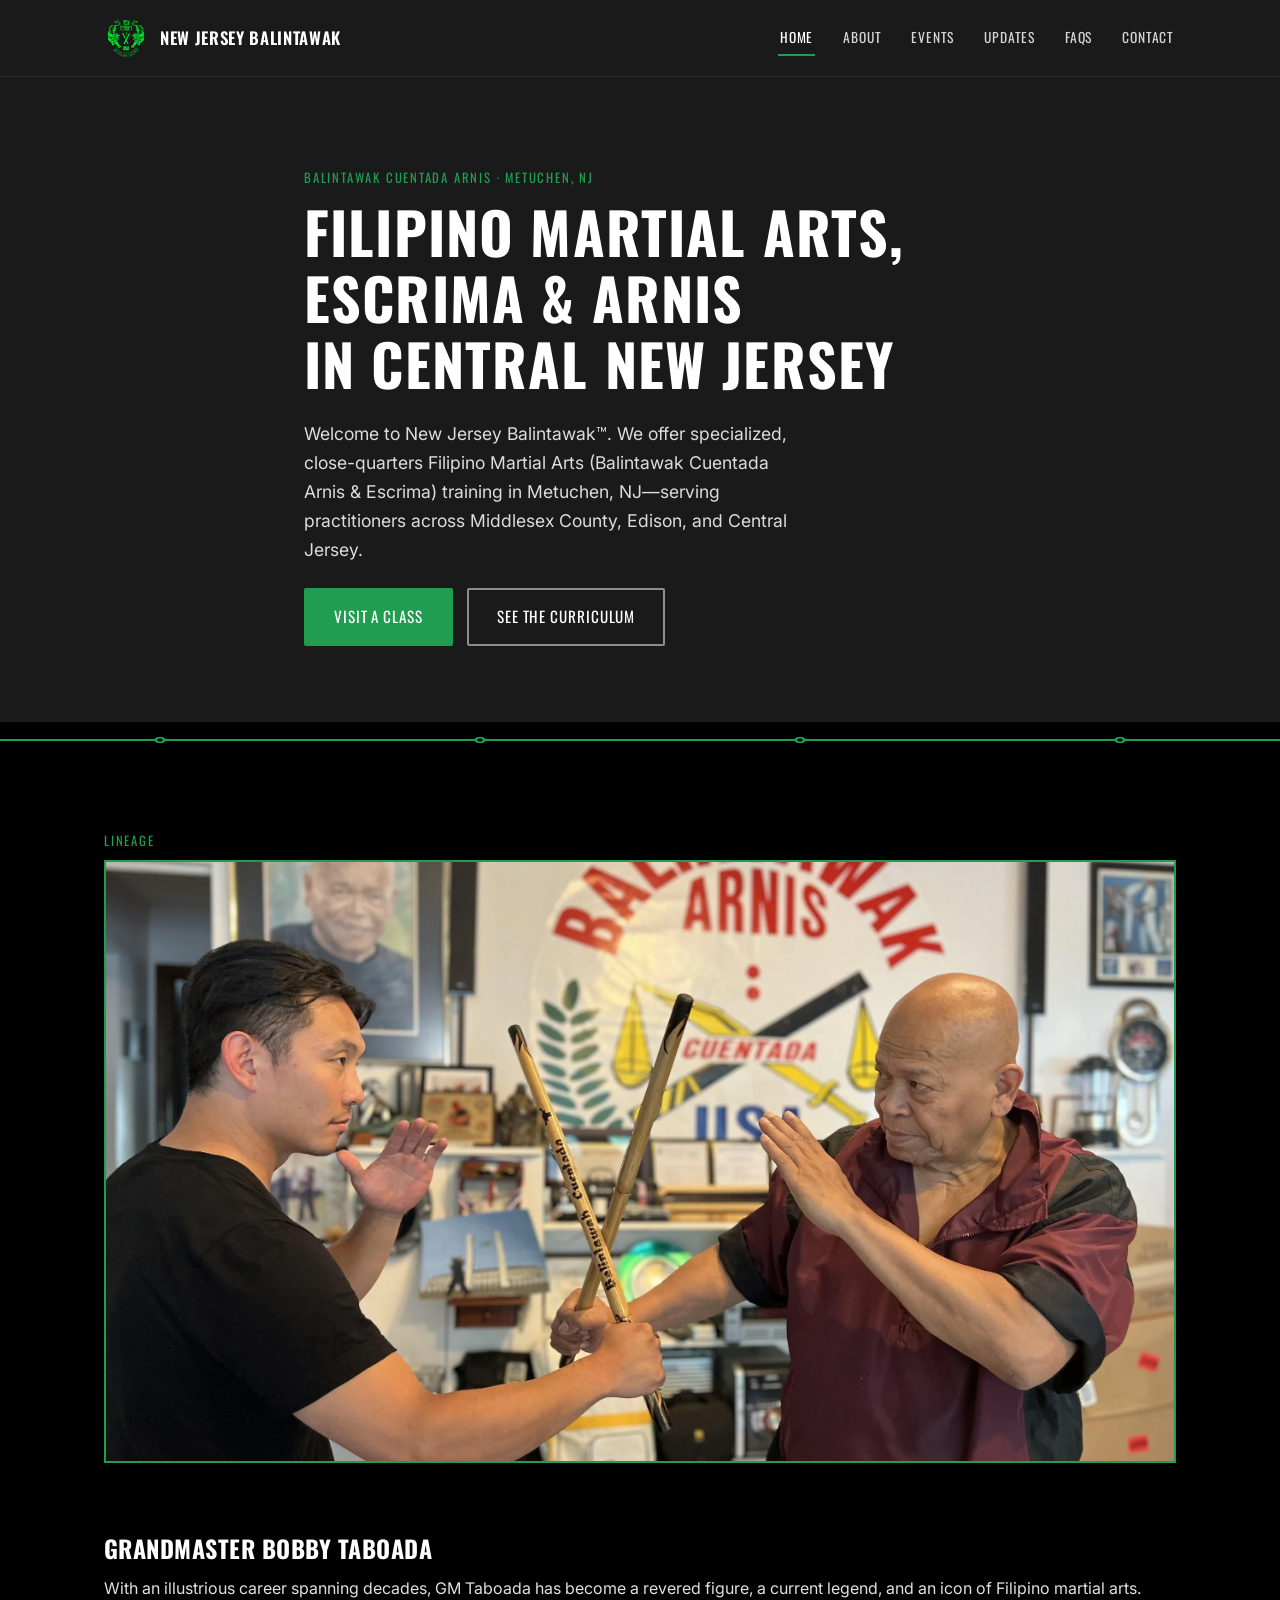
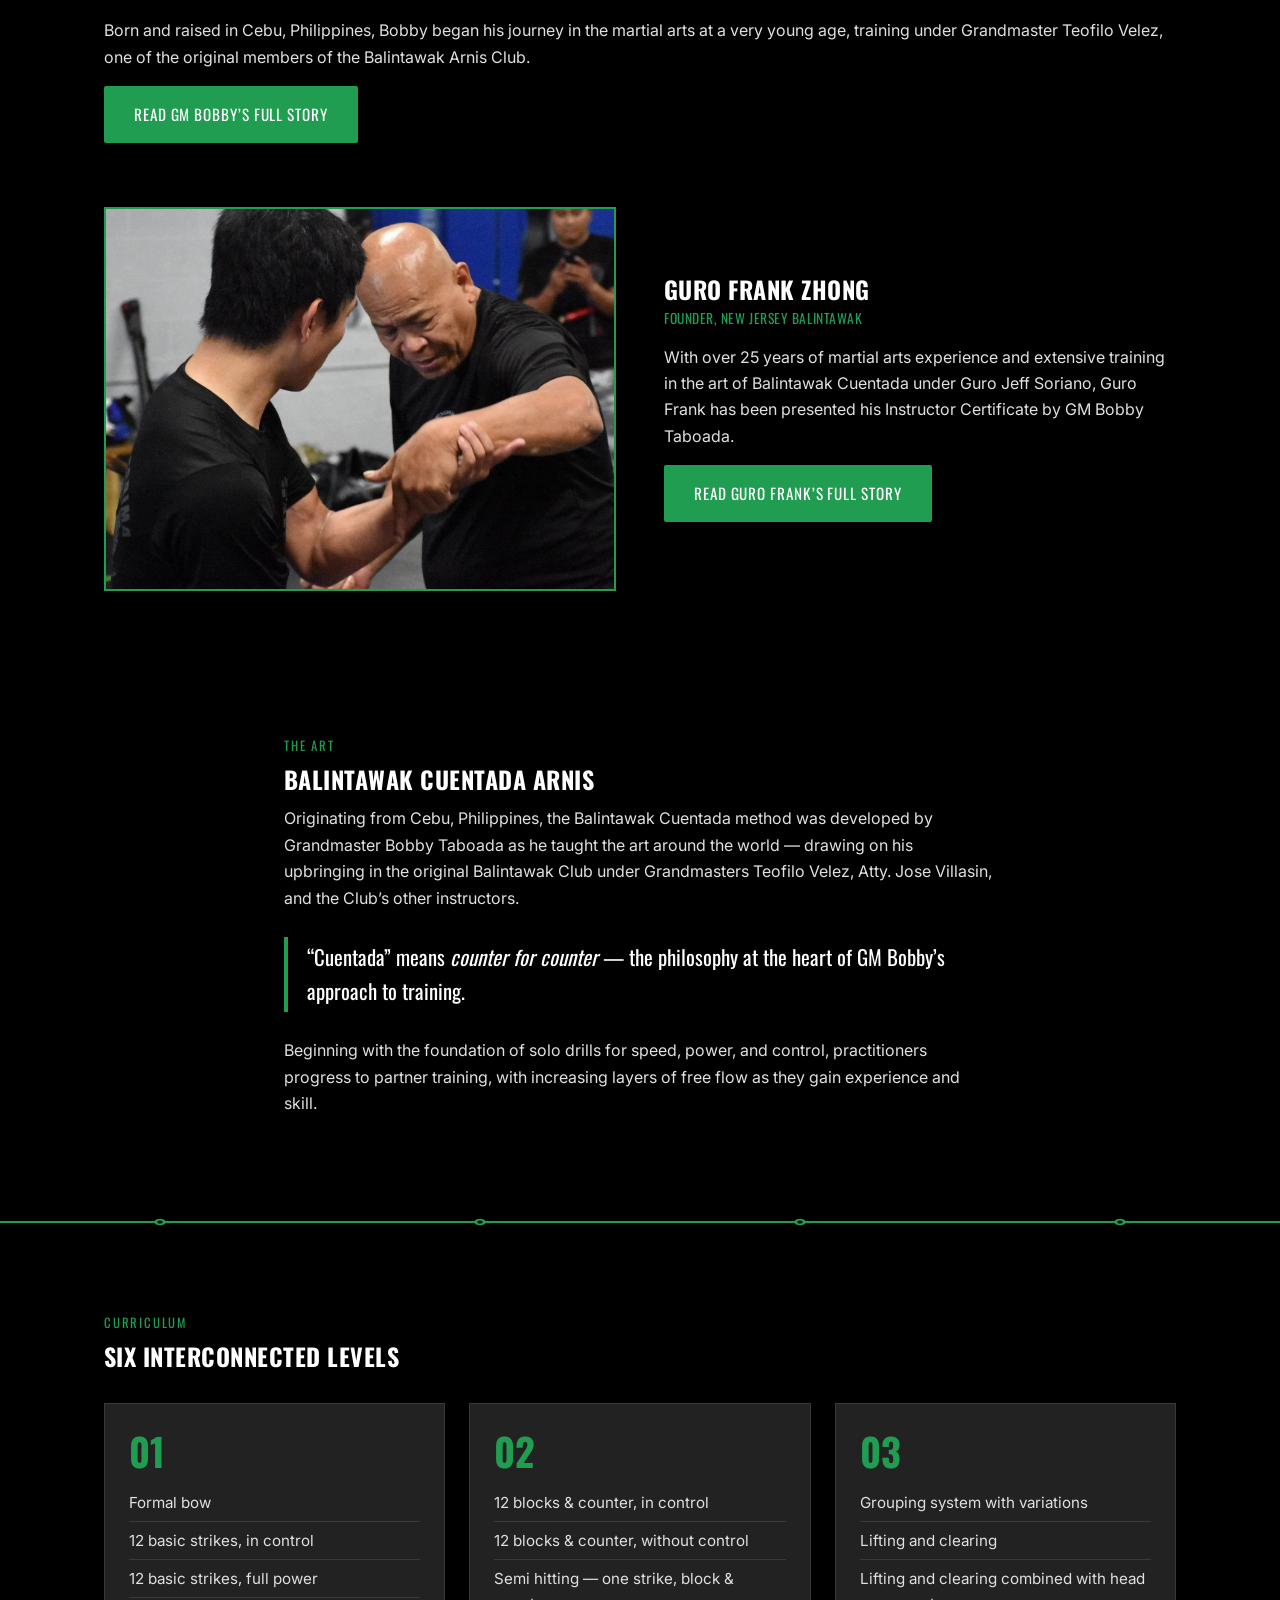
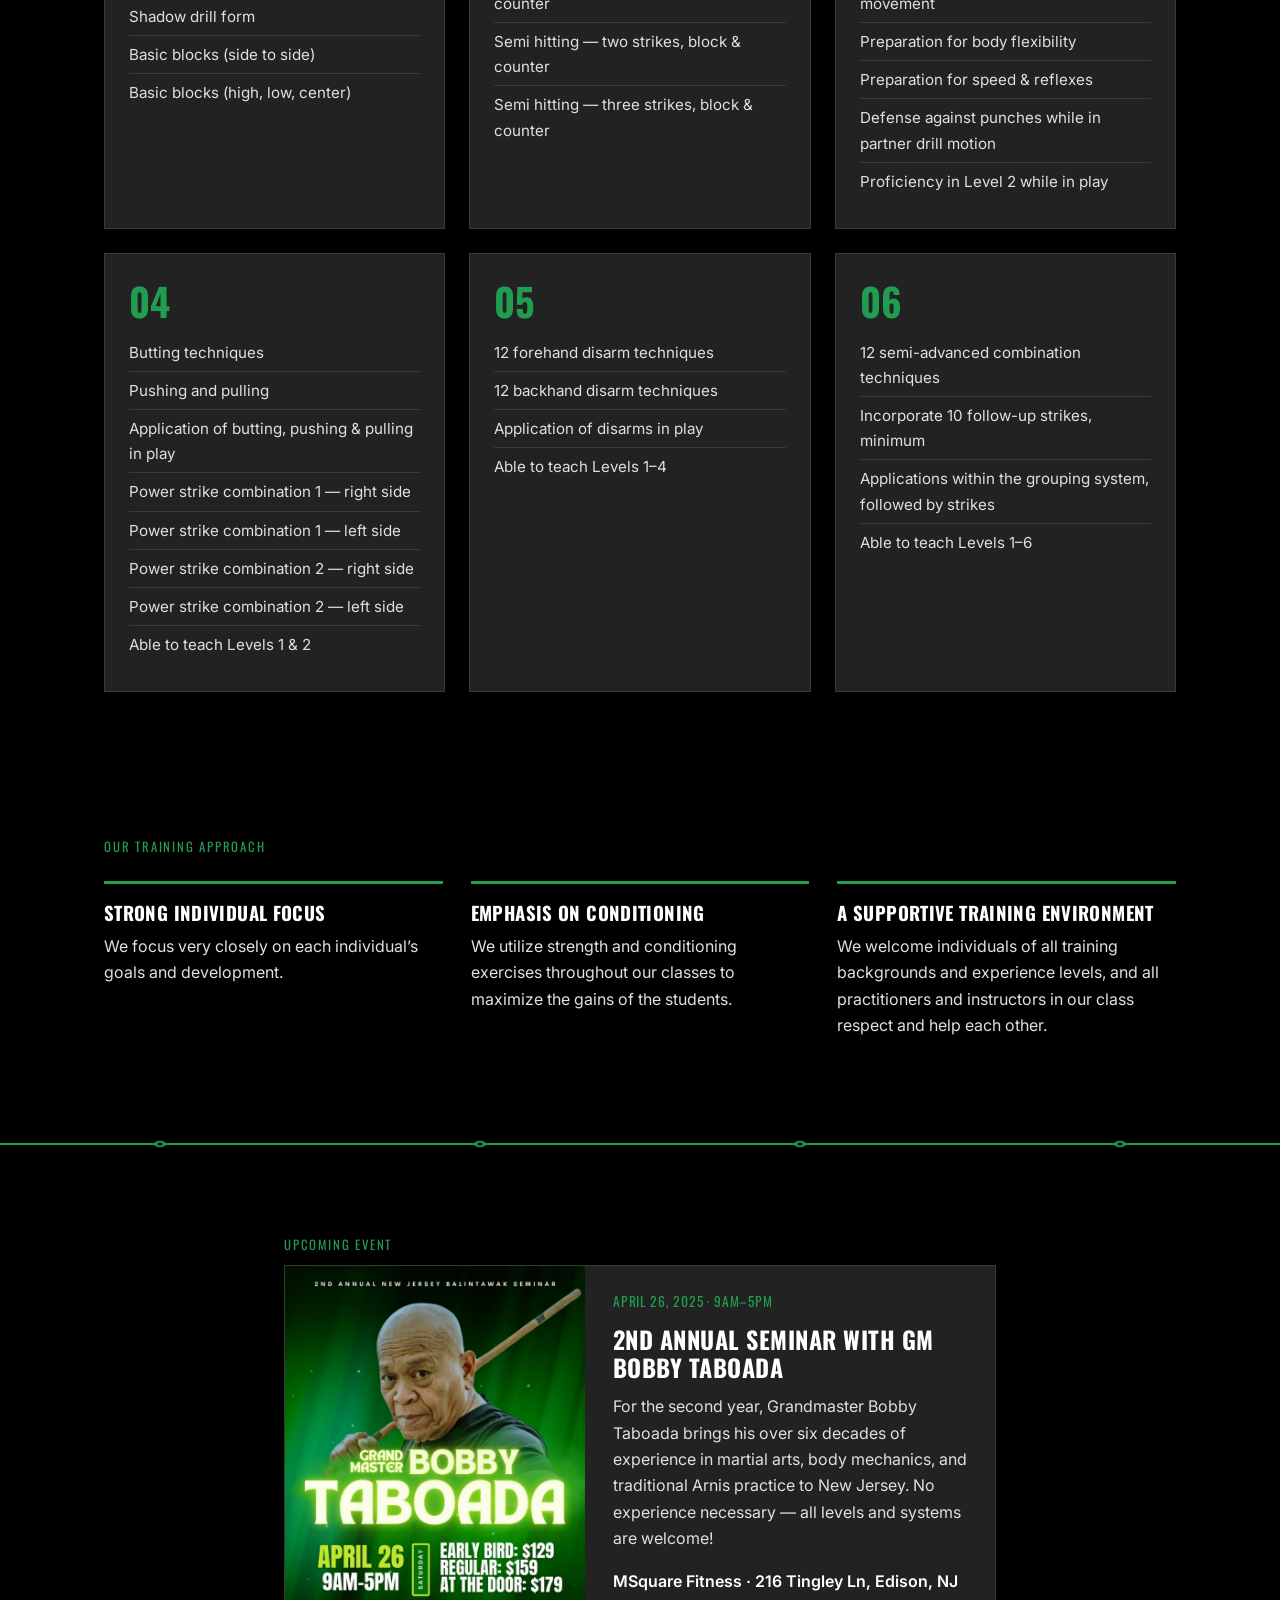
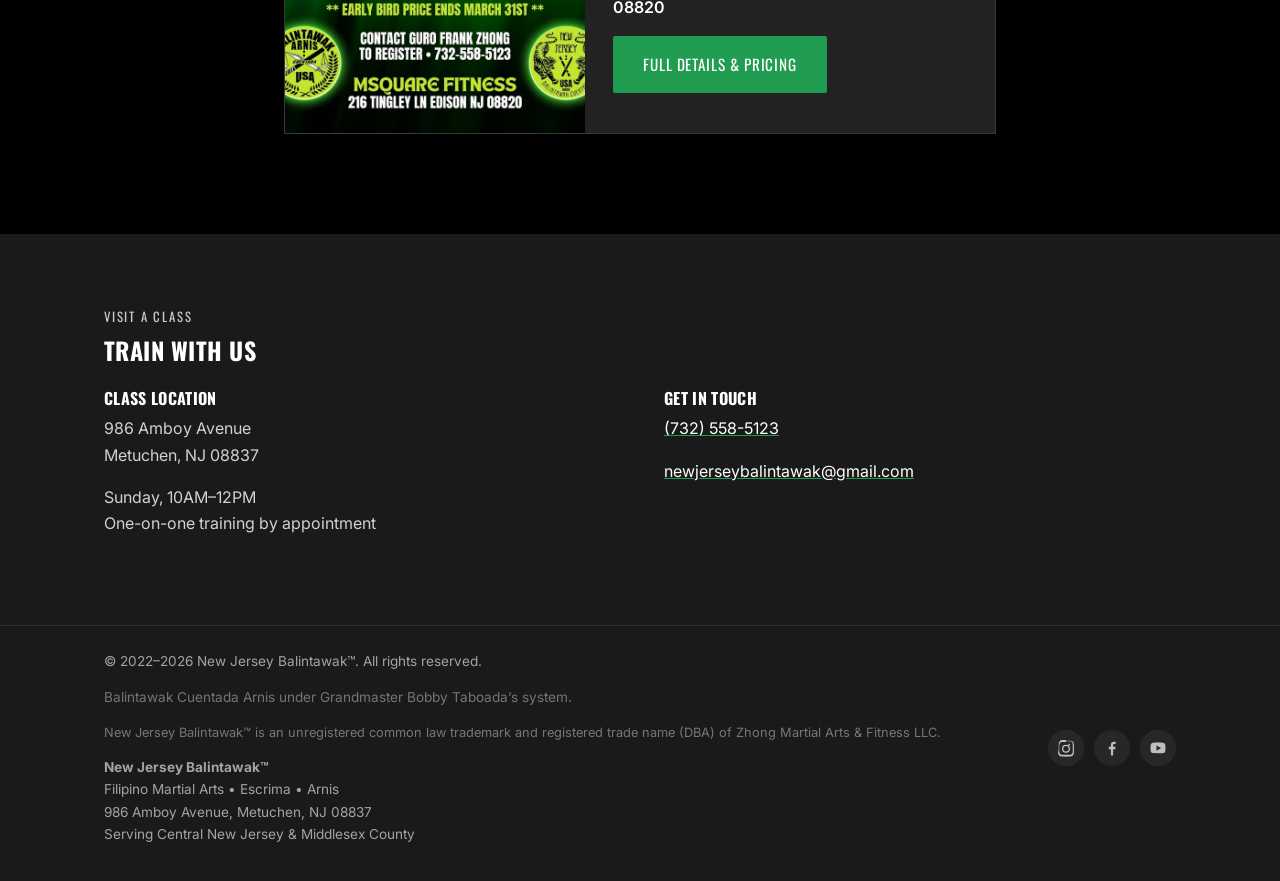
<file: index.html>
<!DOCTYPE html>
<html lang="en">
<head>
<meta charset="UTF-8">
<meta name="viewport" content="width=device-width, initial-scale=1.0">
<title>New Jersey Balintawak | Filipino Martial Arts, Escrima &amp; Arnis in Metuchen, NJ</title>
<meta name="description" content="Learn Balintawak Cuentada Arnis in Metuchen, NJ. Authentic Filipino martial arts, stick fighting, and Escrima training under Guro Frank Zhong serving Middlesex County.">
<link rel="icon" href="photos/logo.png">
<link rel="preconnect" href="https://fonts.googleapis.com">
<link rel="preconnect" href="https://fonts.gstatic.com" crossorigin>
<link href="https://fonts.googleapis.com/css2?family=Oswald:wght@500;600;700&family=Inter:wght@400;500;600&display=swap" rel="stylesheet">
<link rel="stylesheet" href="styles.css">
</head>
<body>
<a class="skip-link" href="#main">Skip to content</a>

<header class="site-header">
  <div class="wrap header-inner">
    <a class="brand" href="index.html">
      <img src="photos/logo.png" alt="New Jersey Balintawak logo">
      <span class="brand-name">New Jersey Balintawak</span>
    </a>
    <button class="nav-toggle" id="navToggle" aria-expanded="false" aria-controls="siteNav">
      <span></span><span></span><span></span><span class="sr-only">Menu</span>
    </button>
    <nav class="site-nav" id="siteNav">
      <a href="index.html" aria-current="page">Home</a>
      <a href="about.html">About</a>
      <a href="events.html">Events</a>
      <a href="updates.html">Updates</a>
      <a href="faqs.html">FAQs</a>
      <a href="contact.html">Contact</a>
    </nav>
  </div>
</header>

<main id="main">

  <section class="hero" style="background:#1A1A1A;">
    <div class="wrap hero-inner">
      <p class="eyebrow">Balintawak Cuentada Arnis &middot; Metuchen, NJ</p>
      <h1 style="color:#FFF;">Filipino Martial Arts, Escrima &amp; Arnis<br>in Central New Jersey</h1>
      <p class="hero-lede" style="color:rgba(255,255,255,0.85);">Welcome to New Jersey Balintawak&trade;. We offer specialized, close-quarters Filipino Martial Arts (Balintawak Cuentada Arnis &amp; Escrima) training in Metuchen, NJ&mdash;serving practitioners across Middlesex County, Edison, and Central Jersey.</p>
      <div class="hero-actions">
        <a class="btn btn-primary" href="contact.html">Visit a Class</a>
        <a class="btn btn-ghost" href="#curriculum">See the Curriculum</a>
      </div>
    </div>
  </section>

  <div class="stick-divider" aria-hidden="true"><svg viewBox="0 0 1200 40" preserveAspectRatio="none"><line x1="0" y1="20" x2="1200" y2="20" class="stick-line"/><g class="stick-nodes"><circle cx="150" cy="20" r="4"/><circle cx="450" cy="20" r="4"/><circle cx="750" cy="20" r="4"/><circle cx="1050" cy="20" r="4"/></g></svg></div>

  <section class="section lineage" style="background:#000;">
    <div class="wrap">
      <p class="eyebrow">Lineage</p>
      <div class="lineage-grid">
        <article class="lineage-card lineage-card--full">
          <img class="portrait" src="photos/frank-gm-crossing.jpg" alt="Guro Frank Zhong and Grandmaster Bobby Taboada crossing sticks">
          <div class="lineage-content">
            <h2>Grandmaster Bobby Taboada</h2>
            <p>With an illustrious career spanning decades, GM Taboada has become a revered figure, a current legend, and an icon of Filipino martial arts.</p>
            <p>Born and raised in Cebu, Philippines, Bobby began his journey in the martial arts at a very young age, training under Grandmaster Teofilo Velez, one of the original members of the Balintawak Arnis Club.</p>
            <p><a class="btn btn-primary" href="about.html">Read GM Bobby&rsquo;s Full Story</a></p>
          </div>
        </article>
        <article class="lineage-card">
          <img class="portrait" src="photos/frank-gm-training.jpg" alt="Guro Frank Zhong training with Grandmaster Bobby Taboada">
          <div class="lineage-content">
            <h2>Guro Frank Zhong</h2>
            <p class="lineage-role">Founder, New Jersey Balintawak</p>
            <p>With over 25 years of martial arts experience and extensive training in the art of Balintawak Cuentada under Guro Jeff Soriano, Guro Frank has been presented his Instructor Certificate by GM Bobby Taboada.</p>
            <p><a class="btn btn-primary" href="about.html">Read Guro Frank&rsquo;s Full Story</a></p>
          </div>
        </article>
      </div>
    </div>
  </section>

  <section class="section art" style="background:#000;">
    <div class="wrap section-narrow">
      <p class="eyebrow">The Art</p>
      <h2 style="color:#FFF;">Balintawak Cuentada Arnis</h2>
      <p>Originating from Cebu, Philippines, the Balintawak Cuentada method was developed by Grandmaster Bobby Taboada as he taught the art around the world &mdash; drawing on his upbringing in the original Balintawak Club under Grandmasters Teofilo Velez, Atty. Jose Villasin, and the Club&rsquo;s other instructors.</p>
      <blockquote><p>&ldquo;Cuentada&rdquo; means <em>counter for counter</em> &mdash; the philosophy at the heart of GM Bobby&rsquo;s approach to training.</p></blockquote>
      <p>Beginning with the foundation of solo drills for speed, power, and control, practitioners progress to partner training, with increasing layers of free flow as they gain experience and skill.</p>
    </div>
  </section>

  <div class="stick-divider" aria-hidden="true"><svg viewBox="0 0 1200 40" preserveAspectRatio="none"><line x1="0" y1="20" x2="1200" y2="20" class="stick-line"/><g class="stick-nodes"><circle cx="150" cy="20" r="4"/><circle cx="450" cy="20" r="4"/><circle cx="750" cy="20" r="4"/><circle cx="1050" cy="20" r="4"/></g></svg></div>

  <section class="section curriculum" id="curriculum" style="background:#000;">
    <div class="wrap">
      <p class="eyebrow">Curriculum</p>
      <h2 style="color:#FFF;">Six Interconnected Levels</h2>
      <div class="level-grid">
        <article class="level-card"><span class="level-num">01</span>
          <ul>
            <li>Formal bow</li><li>12 basic strikes, in control</li><li>12 basic strikes, full power</li>
            <li>Shadow drill form</li><li>Basic blocks (side to side)</li><li>Basic blocks (high, low, center)</li>
          </ul>
        </article>
        <article class="level-card"><span class="level-num">02</span>
          <ul>
            <li>12 blocks &amp; counter, in control</li><li>12 blocks &amp; counter, without control</li>
            <li>Semi hitting &mdash; one strike, block &amp; counter</li><li>Semi hitting &mdash; two strikes, block &amp; counter</li>
            <li>Semi hitting &mdash; three strikes, block &amp; counter</li>
          </ul>
        </article>
        <article class="level-card"><span class="level-num">03</span>
          <ul>
            <li>Grouping system with variations</li><li>Lifting and clearing</li>
            <li>Lifting and clearing combined with head movement</li><li>Preparation for body flexibility</li>
            <li>Preparation for speed &amp; reflexes</li><li>Defense against punches while in partner drill motion</li>
            <li>Proficiency in Level 2 while in play</li>
          </ul>
        </article>
        <article class="level-card"><span class="level-num">04</span>
          <ul>
            <li>Butting techniques</li><li>Pushing and pulling</li>
            <li>Application of butting, pushing &amp; pulling in play</li>
            <li>Power strike combination 1 &mdash; right side</li><li>Power strike combination 1 &mdash; left side</li>
            <li>Power strike combination 2 &mdash; right side</li><li>Power strike combination 2 &mdash; left side</li>
            <li>Able to teach Levels 1 &amp; 2</li>
          </ul>
        </article>
        <article class="level-card"><span class="level-num">05</span>
          <ul>
            <li>12 forehand disarm techniques</li><li>12 backhand disarm techniques</li>
            <li>Application of disarms in play</li><li>Able to teach Levels 1&ndash;4</li>
          </ul>
        </article>
        <article class="level-card"><span class="level-num">06</span>
          <ul>
            <li>12 semi-advanced combination techniques</li><li>Incorporate 10 follow-up strikes, minimum</li>
            <li>Applications within the grouping system, followed by strikes</li><li>Able to teach Levels 1&ndash;6</li>
          </ul>
        </article>
      </div>
    </div>
  </section>

  <section class="section training" style="background:#000;">
    <div class="wrap">
      <p class="eyebrow">Our Training Approach</p>
      <div class="training-grid">
        <div class="training-card"><h3>Strong Individual Focus</h3><p>We focus very closely on each individual&rsquo;s goals and development.</p></div>
        <div class="training-card"><h3>Emphasis on Conditioning</h3><p>We utilize strength and conditioning exercises throughout our classes to maximize the gains of the students.</p></div>
        <div class="training-card"><h3>A Supportive Training Environment</h3><p>We welcome individuals of all training backgrounds and experience levels, and all practitioners and instructors in our class respect and help each other.</p></div>
      </div>
    </div>
  </section>

  <div class="stick-divider" aria-hidden="true"><svg viewBox="0 0 1200 40" preserveAspectRatio="none"><line x1="0" y1="20" x2="1200" y2="20" class="stick-line"/><g class="stick-nodes"><circle cx="150" cy="20" r="4"/><circle cx="450" cy="20" r="4"/><circle cx="750" cy="20" r="4"/><circle cx="1050" cy="20" r="4"/></g></svg></div>

  <section class="section events" style="background:#000;">
    <div class="wrap section-narrow">
      <p class="eyebrow">Upcoming Event</p>
      <article class="event-card">
        <img class="event-photo" src="photos/event-flyer.jpg" alt="2nd Annual New Jersey Balintawak Seminar flyer with Grandmaster Bobby Taboada">
        <div class="event-body">
          <p class="event-date">April 26, 2025 &middot; 9AM&ndash;5PM</p>
          <h2>2nd Annual Seminar with GM Bobby Taboada</h2>
          <p>For the second year, Grandmaster Bobby Taboada brings his over six decades of experience in martial arts, body mechanics, and traditional Arnis practice to New Jersey. No experience necessary &mdash; all levels and systems are welcome!</p>
          <p class="event-location">MSquare Fitness &middot; 216 Tingley Ln, Edison, NJ 08820</p>
          <p><a class="btn btn-primary" href="events.html">Full Details &amp; Pricing</a></p>
        </div>
      </article>
    </div>
  </section>

  <section class="section contact-page" id="contact" style="background:#1A1A1A;">
    <div class="wrap">
      <p class="eyebrow">Visit a Class</p>
      <h2 style="color:#FFF;">Train With Us</h2>
      <div class="contact-grid">
        <div class="contact-block">
          <h3 style="color:#fff;font-size:1rem;">Class Location</h3>
          <p>986 Amboy Avenue<br>Metuchen, NJ 08837</p>
          <p>Sunday, 10AM&ndash;12PM<br>One-on-one training by appointment</p>
        </div>
        <div class="contact-block">
          <h3 style="color:#fff;font-size:1rem;">Get in Touch</h3>
          <p><a href="tel:+17325585123">(732) 558-5123</a></p>
          <p><a href="mailto:newjerseybalintawak@gmail.com">newjerseybalintawak@gmail.com</a></p>
        </div>
      </div>
    </div>
  </section>

</main>

<footer class="site-footer">
  <div class="wrap footer-inner">
    <div class="footer-text">
      <p>&copy; 2022&ndash;<span id="year"></span> New Jersey Balintawak&trade;. All rights reserved.</p>
      <p class="footer-sub">Balintawak Cuentada Arnis under Grandmaster Bobby Taboada&rsquo;s system.</p>
      <p class="footer-legal">New Jersey Balintawak&trade; is an unregistered common law trademark and registered trade name (DBA) of Zhong Martial Arts &amp; Fitness LLC.</p>
      <p class="footer-address">
        <strong>New Jersey Balintawak&trade;</strong><br>
        Filipino Martial Arts &bull; Escrima &bull; Arnis<br>
        986 Amboy Avenue, Metuchen, NJ 08837<br>
        Serving Central New Jersey &amp; Middlesex County
      </p>
    </div>
    <div class="social-links">
      <a href="https://www.instagram.com/newjerseybalintawak/" target="_blank" rel="noopener" aria-label="Instagram">
        <svg viewBox="0 0 24 24" aria-hidden="true"><path d="M12 2.2c3.2 0 3.6 0 4.85.07 1.17.05 1.97.24 2.43.4a4.9 4.9 0 0 1 1.77 1.15 4.9 4.9 0 0 1 1.15 1.77c.16.46.35 1.26.4 2.43.06 1.25.07 1.65.07 4.85s0 3.6-.07 4.85c-.05 1.17-.24 1.97-.4 2.43a4.9 4.9 0 0 1-1.15 1.77 4.9 4.9 0 0 1-1.77 1.15c-.46.16-1.26.35-2.43.4-1.25.06-1.65.07-4.85.07s-3.6 0-4.85-.07c-1.17-.05-1.97-.24-2.43-.4a4.9 4.9 0 0 1-1.77-1.15 4.9 4.9 0 0 1-1.15-1.77c-.16-.46-.35-1.26-.4-2.43C2.2 15.6 2.2 15.2 2.2 12s0-3.6.07-4.85c.05-1.17.24-1.97.4-2.43a4.9 4.9 0 0 1 1.15-1.77A4.9 4.9 0 0 1 5.6 1.8c.46-.16 1.26-.35 2.43-.4C9.28 1.2 9.68 1.2 12 1.2Zm0 1.8c-3.15 0-3.52 0-4.76.07-1.02.04-1.57.21-1.94.35a3.1 3.1 0 0 0-1.15.75c-.36.35-.58.7-.75 1.15-.14.37-.31.92-.35 1.94C3 8.48 3 8.85 3 12s0 3.52.05 4.76c.04 1.02.21 1.57.35 1.94.17.44.39.8.75 1.15.35.36.7.58 1.15.75.37.14.92.31 1.94.35 1.24.06 1.6.07 4.76.07s3.52 0 4.76-.07c1.02-.04 1.57-.21 1.94-.35.44-.17.8-.39 1.15-.75.36-.35.58-.7.75-1.15.14-.37.31-.92.35-1.94.06-1.24.07-1.6.07-4.76s0-3.52-.07-4.76c-.04-1.02-.21-1.57-.35-1.94a3.1 3.1 0 0 0-.75-1.15 3.1 3.1 0 0 0-1.15-.75c-.37-.14-.92-.31-1.94-.35C15.52 3 15.15 3 12 3Zm0 3.65a5.35 5.35 0 1 1 0 10.7 5.35 5.35 0 0 1 0-10.7Zm0 1.8a3.55 3.55 0 1 0 0 7.1 3.55 3.55 0 0 0 0-7.1Zm5.55-1.98a1.25 1.25 0 1 1-2.5 0 1.25 1.25 0 0 1 2.5 0Z"/></svg>
      </a>
      <a href="https://www.facebook.com/NJBalintawak" target="_blank" rel="noopener" aria-label="Facebook">
        <svg viewBox="0 0 24 24" aria-hidden="true"><path d="M13.5 22v-8.4h2.8l.42-3.26H13.5V8.24c0-.94.26-1.59 1.6-1.59h1.72V3.74C16.5 3.7 15.55 3.6 14.44 3.6c-2.32 0-3.9 1.42-3.9 4V10.34H7.72v3.26h2.82V22h2.96Z"/></svg>
      </a>
      <a href="https://www.youtube.com/@newjerseybalintawak" target="_blank" rel="noopener" aria-label="YouTube">
        <svg viewBox="0 0 24 24" aria-hidden="true"><path d="M21.58 7.19a2.75 2.75 0 0 0-1.94-1.95C17.9 4.75 12 4.75 12 4.75s-5.9 0-7.64.49a2.75 2.75 0 0 0-1.94 1.95C2 8.94 2 12 2 12s0 3.06.42 4.81a2.75 2.75 0 0 0 1.94 1.95c1.74.49 7.64.49 7.64.49s5.9 0 7.64-.49a2.75 2.75 0 0 0 1.94-1.95C22 15.06 22 12 22 12s0-3.06-.42-4.81ZM9.98 15.5v-7l6.09 3.5-6.09 3.5Z"/></svg>
      </a>
    </div>
  </div>
</footer>

<script src="script.js"></script>
</body>
</html>
</file>
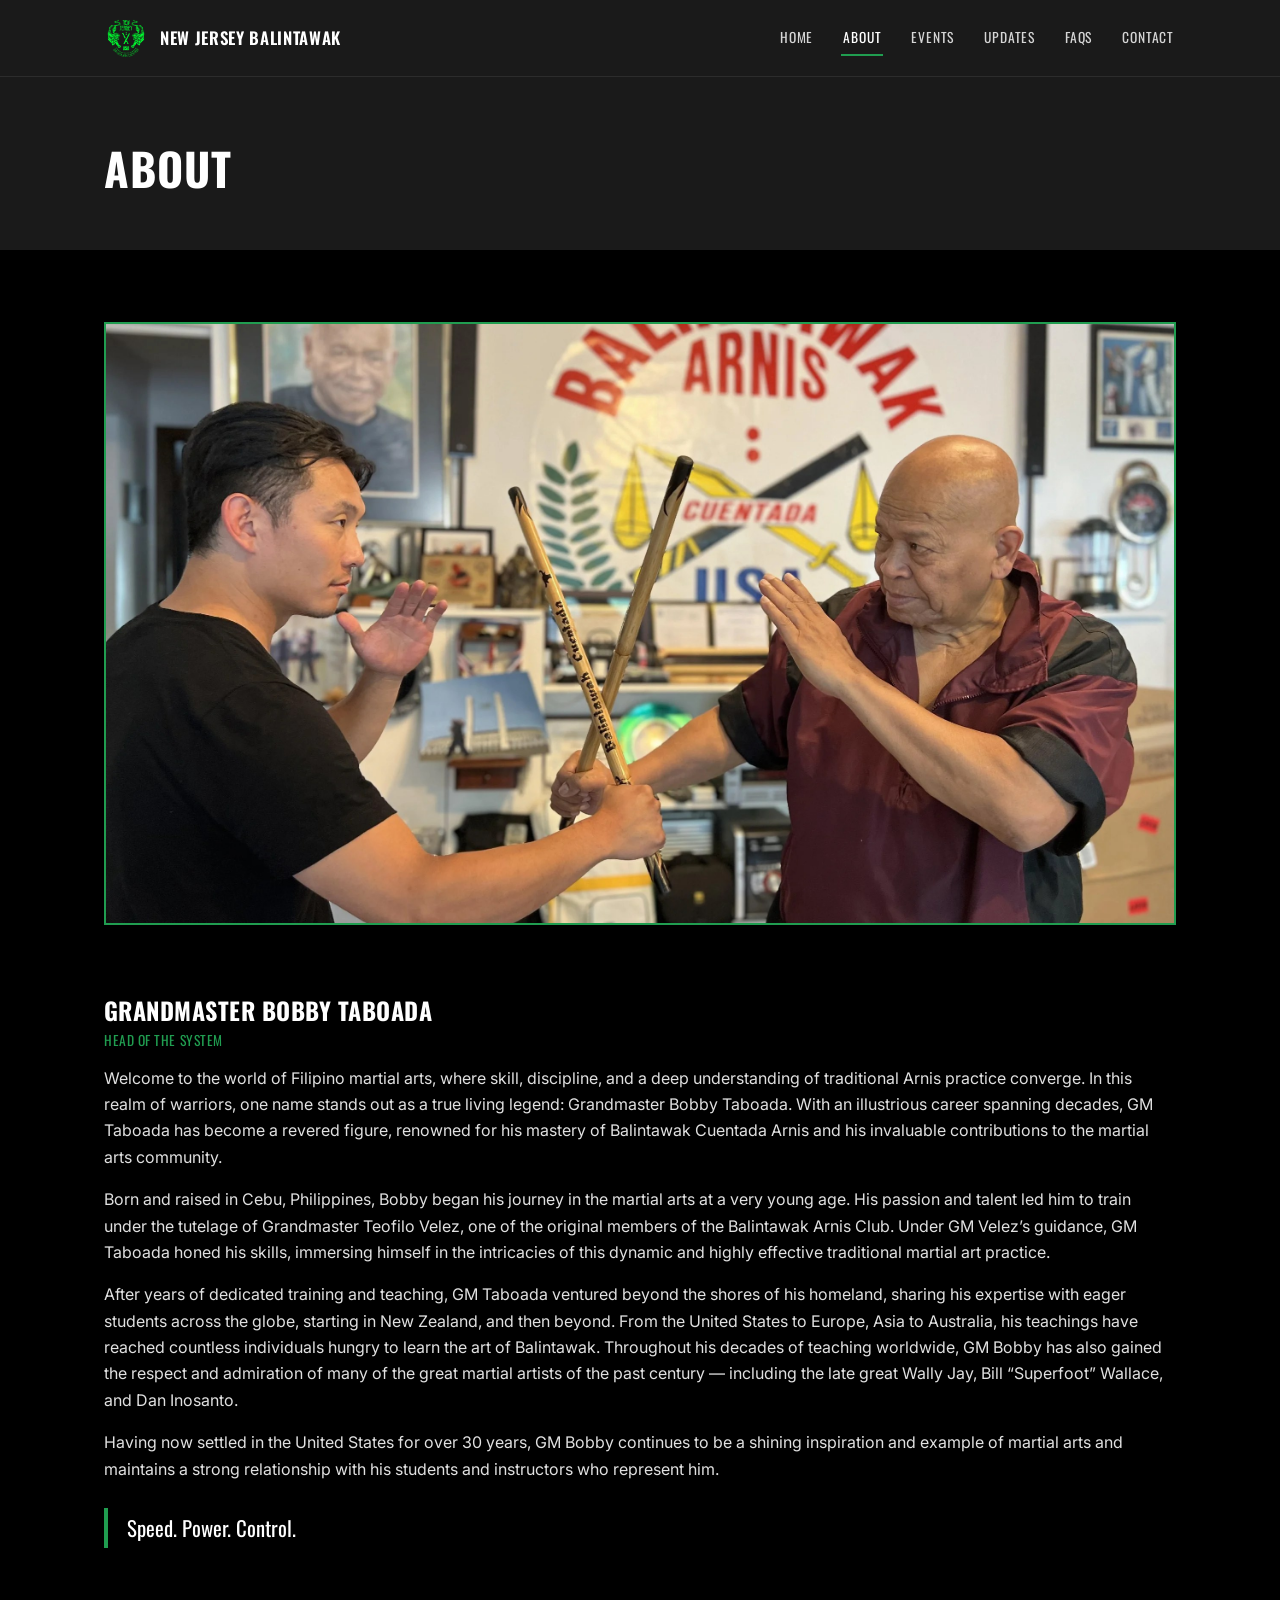
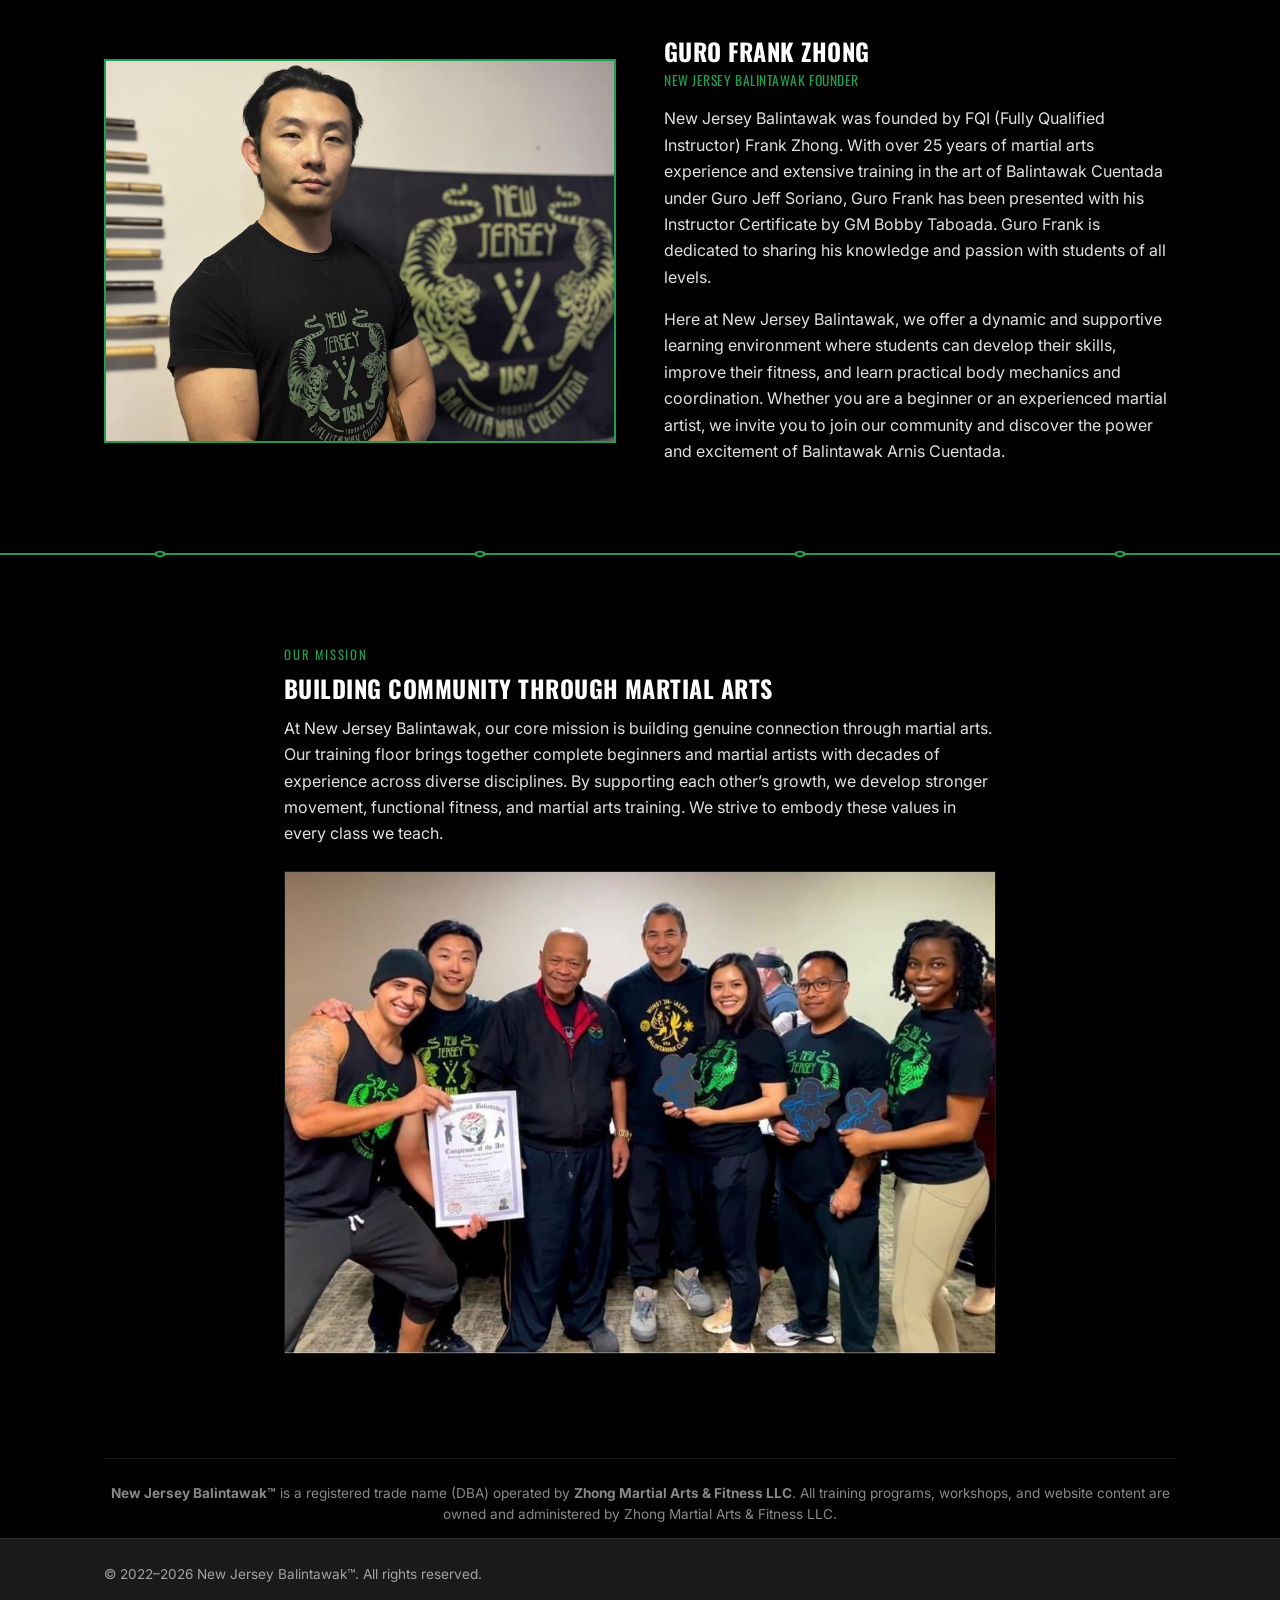
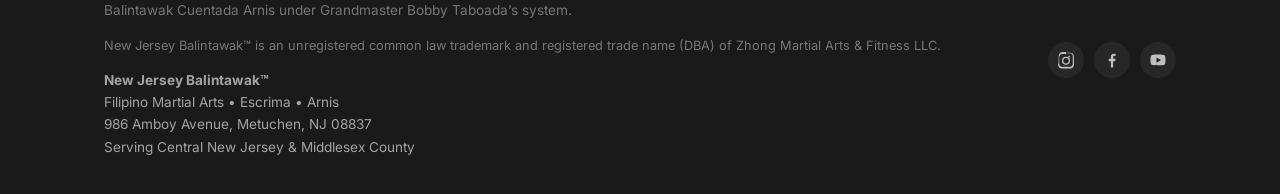
<file: about.html>
<!DOCTYPE html>
<html lang="en">
<head>
<meta charset="UTF-8">
<meta name="viewport" content="width=device-width, initial-scale=1.0">
<title>About | New Jersey Balintawak - Filipino Martial Arts in Metuchen, NJ</title>
<meta name="description" content="Meet Grandmaster Bobby Taboada and Guro Frank Zhong of New Jersey Balintawak, teaching authentic Filipino Martial Arts, Escrima, and Arnis in Metuchen, NJ.">
<link rel="icon" href="photos/logo.png">
<link rel="preconnect" href="https://fonts.googleapis.com">
<link rel="preconnect" href="https://fonts.gstatic.com" crossorigin>
<link href="https://fonts.googleapis.com/css2?family=Oswald:wght@500;600;700&family=Inter:wght@400;500;600&display=swap" rel="stylesheet">
<link rel="stylesheet" href="styles.css">
</head>
<body>
<a class="skip-link" href="#main">Skip to content</a>

<header class="site-header">
  <div class="wrap header-inner">
    <a class="brand" href="index.html">
      <img src="photos/logo.png" alt="New Jersey Balintawak logo">
      <span class="brand-name">New Jersey Balintawak</span>
    </a>
    <button class="nav-toggle" id="navToggle" aria-expanded="false" aria-controls="siteNav">
      <span></span><span></span><span></span><span class="sr-only">Menu</span>
    </button>
    <nav class="site-nav" id="siteNav">
      <a href="index.html">Home</a>
      <a href="about.html" aria-current="page">About</a>
      <a href="events.html">Events</a>
      <a href="updates.html">Updates</a>
      <a href="faqs.html">FAQs</a>
      <a href="contact.html">Contact</a>
    </nav>
  </div>
</header>

<main id="main">

  <section class="page-hero" style="background:#1A1A1A;">
    <div class="wrap"><p class="eyebrow"></p><h1 style="color:#FFF;">About</h1></div>
  </section>

  <section class="section" style="background:#000;">
    <div class="wrap lineage-grid">
      <article class="lineage-card lineage-card--full">
        <img class="portrait" src="photos/frank-gm-crossing.jpg" alt="Grandmaster Bobby Taboada and Guro Frank Zhong crossing sticks in front of the original Balintawak Arnis banner">
        <div class="lineage-content">
          <h2>Grandmaster Bobby Taboada</h2>
          <p class="lineage-role">Head of the System</p>
          <p>Welcome to the world of Filipino martial arts, where skill, discipline, and a deep understanding of traditional Arnis practice converge. In this realm of warriors, one name stands out as a true living legend: Grandmaster Bobby Taboada. With an illustrious career spanning decades, GM Taboada has become a revered figure, renowned for his mastery of Balintawak Cuentada Arnis and his invaluable contributions to the martial arts community.</p>
          <p>Born and raised in Cebu, Philippines, Bobby began his journey in the martial arts at a very young age. His passion and talent led him to train under the tutelage of Grandmaster Teofilo Velez, one of the original members of the Balintawak Arnis Club. Under GM Velez&rsquo;s guidance, GM Taboada honed his skills, immersing himself in the intricacies of this dynamic and highly effective traditional martial art practice.</p>
          <p>After years of dedicated training and teaching, GM Taboada ventured beyond the shores of his homeland, sharing his expertise with eager students across the globe, starting in New Zealand, and then beyond. From the United States to Europe, Asia to Australia, his teachings have reached countless individuals hungry to learn the art of Balintawak. Throughout his decades of teaching worldwide, GM Bobby has also gained the respect and admiration of many of the great martial artists of the past century &mdash; including the late great Wally Jay, Bill &ldquo;Superfoot&rdquo; Wallace, and Dan Inosanto.</p>
          <p>Having now settled in the United States for over 30 years, GM Bobby continues to be a shining inspiration and example of martial arts and maintains a strong relationship with his students and instructors who represent him.</p>
          <blockquote><p>Speed. Power. Control.</p></blockquote>
        </div>
      </article>

      <article class="lineage-card">
        <img class="portrait" src="photos/frank-portrait.jpg" alt="Guro Frank Zhong">
        <div class="lineage-content">
          <h2 style="color:#FFF;">Guro Frank Zhong</h2>
          <p class="lineage-role">New Jersey Balintawak Founder</p>
          <p>New Jersey Balintawak was founded by FQI (Fully Qualified Instructor) Frank Zhong. With over 25 years of martial arts experience and extensive training in the art of Balintawak Cuentada under Guro Jeff Soriano, Guro Frank has been presented with his Instructor Certificate by GM Bobby Taboada. Guro Frank is dedicated to sharing his knowledge and passion with students of all levels.</p>
          <p>Here at New Jersey Balintawak, we offer a dynamic and supportive learning environment where students can develop their skills, improve their fitness, and learn practical body mechanics and coordination. Whether you are a beginner or an experienced martial artist, we invite you to join our community and discover the power and excitement of Balintawak Arnis Cuentada.</p>
        </div>
      </article>
    </div>
  </section>

  <div class="stick-divider" aria-hidden="true"><svg viewBox="0 0 1200 40" preserveAspectRatio="none"><line x1="0" y1="20" x2="1200" y2="20" class="stick-line"/><g class="stick-nodes"><circle cx="150" cy="20" r="4"/><circle cx="450" cy="20" r="4"/><circle cx="750" cy="20" r="4"/><circle cx="1050" cy="20" r="4"/></g></svg></div>

  <section class="section" style="background:#000;">
    <div class="wrap section-narrow">
      <p class="eyebrow">Our Mission</p>
      <h2 style="color:#FFF;">Building Community Through Martial Arts</h2>
      <p>At New Jersey Balintawak, our core mission is building genuine connection through martial arts. Our training floor brings together complete beginners and martial artists with decades of experience across diverse disciplines. By supporting each other’s growth, we develop stronger movement, functional fitness, and martial arts training. We strive to embody these values in every class we teach.</p>
      <div style="display:grid;grid-template-columns:1fr;gap:20px;margin-top:1.5em;">
        <img src="photos/winston-with-gm.jpg" alt="New Jersey Balintawak practitioners with Grandmaster Bobby Taboada after a Completion of the Art test" style="border:1px solid var(--line);object-fit:cover;height:100%;">
      </div>
    </div>
  </section>

  <div class="wrap">
    <div class="disclaimer-box" style="border-top: 1px solid var(--line, #333); padding-top: 1.5rem; margin-top: 2rem; color: #888; font-size: 0.85rem; line-height: 1.5; text-align: center;">
      <p><strong>New Jersey Balintawak&trade;</strong> is a registered trade name (DBA) operated by <strong>Zhong Martial Arts &amp; Fitness LLC</strong>. All training programs, workshops, and website content are owned and administered by Zhong Martial Arts &amp; Fitness LLC.</p>
    </div>
  </div>

</main>

<footer class="site-footer">
  <div class="wrap footer-inner">
    <div class="footer-text">
      <p>&copy; 2022&ndash;<span id="year"></span> New Jersey Balintawak&trade;. All rights reserved.</p>
      <p class="footer-sub">Balintawak Cuentada Arnis under Grandmaster Bobby Taboada&rsquo;s system.</p>
      <p class="footer-legal">New Jersey Balintawak&trade; is an unregistered common law trademark and registered trade name (DBA) of Zhong Martial Arts &amp; Fitness LLC.</p>
      <p class="footer-address">
        <strong>New Jersey Balintawak&trade;</strong><br>
        Filipino Martial Arts &bull; Escrima &bull; Arnis<br>
        986 Amboy Avenue, Metuchen, NJ 08837<br>
        Serving Central New Jersey &amp; Middlesex County
      </p>
    </div>
    <div class="social-links">
      <a href="https://www.instagram.com/newjerseybalintawak/" target="_blank" rel="noopener" aria-label="Instagram">
        <svg viewBox="0 0 24 24" aria-hidden="true"><path d="M12 2.2c3.2 0 3.6 0 4.85.07 1.17.05 1.97.24 2.43.4a4.9 4.9 0 0 1 1.77 1.15 4.9 4.9 0 0 1 1.15 1.77c.16.46.35 1.26.4 2.43.06 1.25.07 1.65.07 4.85s0 3.6-.07 4.85c-.05 1.17-.24 1.97-.4 2.43a4.9 4.9 0 0 1-1.15 1.77 4.9 4.9 0 0 1-1.77 1.15c-.46.16-1.26.35-2.43.4-1.25.06-1.65.07-4.85.07s-3.6 0-4.85-.07c-1.17-.05-1.97-.24-2.43-.4a4.9 4.9 0 0 1-1.77-1.15 4.9 4.9 0 0 1-1.15-1.77c-.16-.46-.35-1.26-.4-2.43C2.2 15.6 2.2 15.2 2.2 12s0-3.6.07-4.85c.05-1.17.24-1.97.4-2.43a4.9 4.9 0 0 1 1.15-1.77A4.9 4.9 0 0 1 5.6 1.8c.46-.16 1.26-.35 2.43-.4C9.28 1.2 9.68 1.2 12 1.2Zm0 1.8c-3.15 0-3.52 0-4.76.07-1.02.04-1.57.21-1.94.35a3.1 3.1 0 0 0-1.15.75c-.36.35-.58.7-.75 1.15-.14.37-.31.92-.35 1.94C3 8.48 3 8.85 3 12s0 3.52.05 4.76c.04 1.02.21 1.57.35 1.94.17.44.39.8.75 1.15.35.36.7.58 1.15.75.37.14.92.31 1.94.35 1.24.06 1.6.07 4.76.07s3.52 0 4.76-.07c1.02-.04 1.57-.21 1.94-.35.44-.17.8-.39 1.15-.75.36-.35.58-.7.75-1.15.14-.37.31-.92.35-1.94.06-1.24.07-1.6.07-4.76s0-3.52-.07-4.76c-.04-1.02-.21-1.57-.35-1.94a3.1 3.1 0 0 0-.75-1.15 3.1 3.1 0 0 0-1.15-.75c-.37-.14-.92-.31-1.94-.35C15.52 3 15.15 3 12 3Zm0 3.65a5.35 5.35 0 1 1 0 10.7 5.35 5.35 0 0 1 0-10.7Zm0 1.8a3.55 3.55 0 1 0 0 7.1 3.55 3.55 0 0 0 0-7.1Zm5.55-1.98a1.25 1.25 0 1 1-2.5 0 1.25 1.25 0 0 1 2.5 0Z"/></svg>
      </a>
      <a href="https://www.facebook.com/NJBalintawak" target="_blank" rel="noopener" aria-label="Facebook">
        <svg viewBox="0 0 24 24" aria-hidden="true"><path d="M13.5 22v-8.4h2.8l.42-3.26H13.5V8.24c0-.94.26-1.59 1.6-1.59h1.72V3.74C16.5 3.7 15.55 3.6 14.44 3.6c-2.32 0-3.9 1.42-3.9 4V10.34H7.72v3.26h2.82V22h2.96Z"/></svg>
      </a>
      <a href="https://www.youtube.com/@newjerseybalintawak" target="_blank" rel="noopener" aria-label="YouTube">
        <svg viewBox="0 0 24 24" aria-hidden="true"><path d="M21.58 7.19a2.75 2.75 0 0 0-1.94-1.95C17.9 4.75 12 4.75 12 4.75s-5.9 0-7.64.49a2.75 2.75 0 0 0-1.94 1.95C2 8.94 2 12 2 12s0 3.06.42 4.81a2.75 2.75 0 0 0 1.94 1.95c1.74.49 7.64.49 7.64.49s5.9 0 7.64-.49a2.75 2.75 0 0 0 1.94-1.95C22 15.06 22 12 22 12s0-3.06-.42-4.81ZM9.98 15.5v-7l6.09 3.5-6.09 3.5Z"/></svg>
      </a>
    </div>
  </div>
</footer>
<script src="script.js"></script>
</body>
</html>
</file>
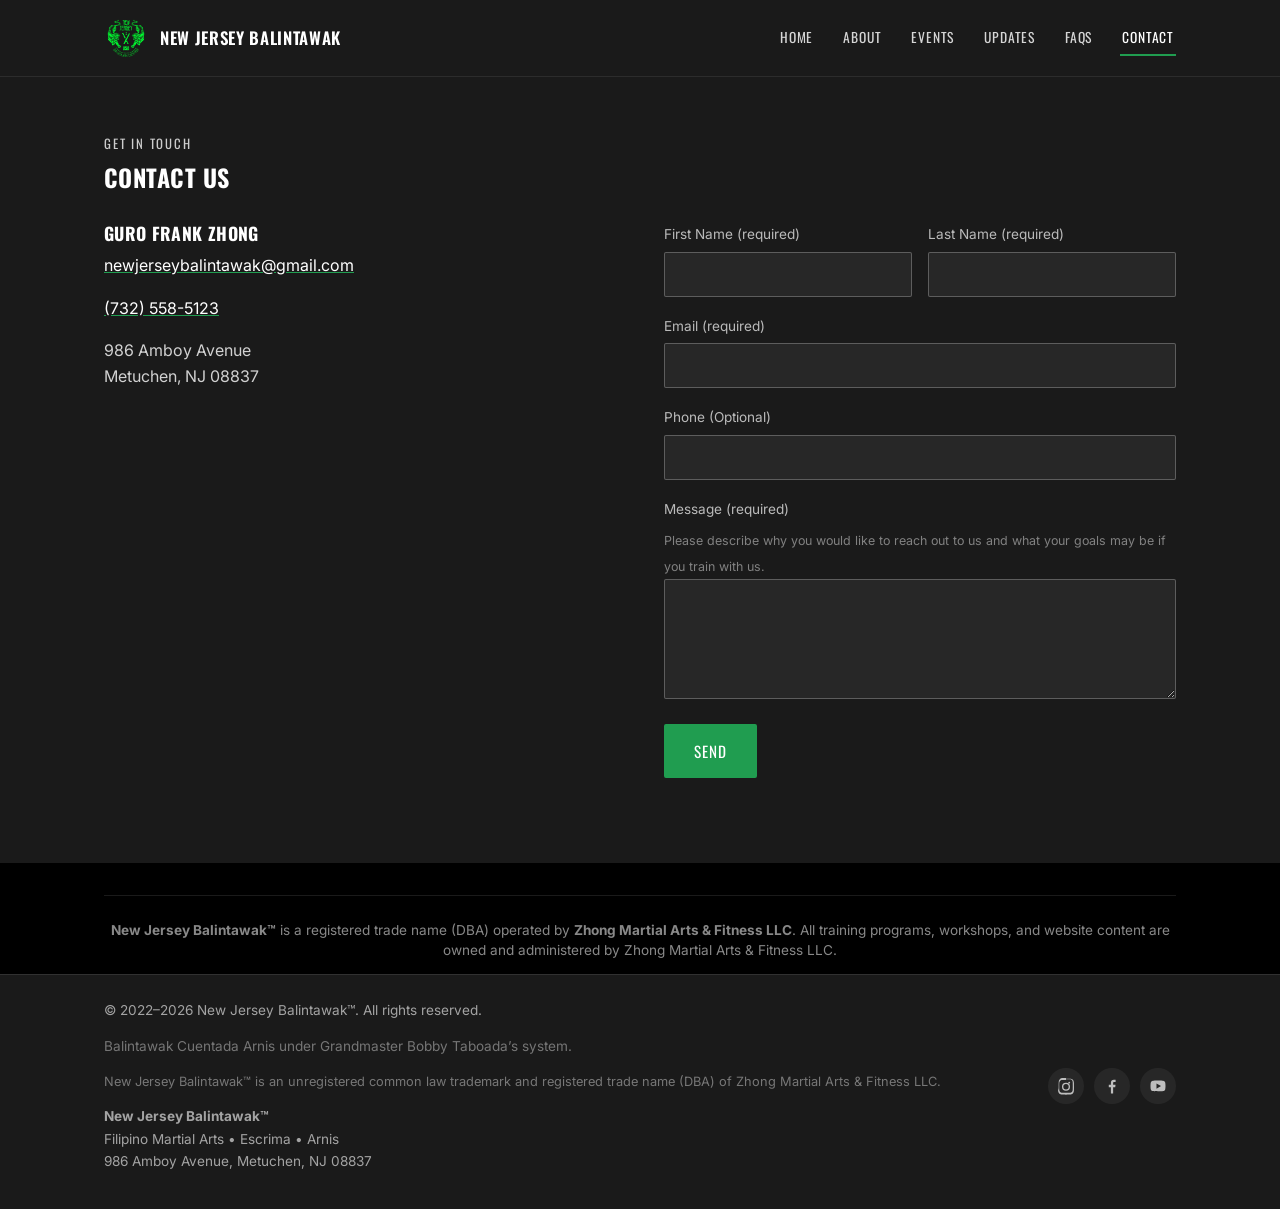
<file: contact.html>
<!DOCTYPE html>
<html lang="en">
<head>
<meta charset="UTF-8">
<meta name="viewport" content="width=device-width, initial-scale=1.0">
<title>Contact | New Jersey Balintawak - Metuchen, NJ</title>
<meta name="description" content="Get in touch with New Jersey Balintawak. Located at 986 Amboy Avenue, Metuchen, NJ 08837. Contact us to schedule a training session in Filipino Martial Arts, Escrima, and Arnis.">
<link rel="icon" href="photos/logo.png">
<link rel="preconnect" href="https://fonts.googleapis.com">
<link rel="preconnect" href="https://fonts.gstatic.com" crossorigin>
<link href="https://fonts.googleapis.com/css2?family=Oswald:wght@500;600;700&family=Inter:wght@400;500;600&display=swap" rel="stylesheet">
<link rel="stylesheet" href="styles.css">
</head>
<body>
<a class="skip-link" href="#main">Skip to content</a>

<header class="site-header">
  <div class="wrap header-inner">
    <a class="brand" href="index.html">
      <img src="photos/logo.png" alt="New Jersey Balintawak logo">
      <span class="brand-name">New Jersey Balintawak</span>
    </a>
    <button class="nav-toggle" id="navToggle" aria-expanded="false" aria-controls="siteNav">
      <span></span><span></span><span></span><span class="sr-only">Menu</span>
    </button>
    <nav class="site-nav" id="siteNav">
      <a href="index.html">Home</a>
      <a href="about.html">About</a>
      <a href="events.html">Events</a>
      <a href="updates.html">Updates</a>
      <a href="faqs.html">FAQs</a>
      <a href="contact.html" aria-current="page">Contact</a>
    </nav>
  </div>
</header>

<main id="main">

  <section class="section contact-page" style="padding-top:56px;">
    <div class="wrap">
      <p class="eyebrow">Get in Touch</p>
      <h1>Contact Us</h1>

      <div class="contact-grid" style="margin-top:2em;">
        <div class="contact-block">
          <h2 style="font-size:1.1rem;">Guro Frank Zhong</h2>
          <p><a href="mailto:newjerseybalintawak@gmail.com">newjerseybalintawak@gmail.com</a></p>
          <p><a href="tel:+17325585123">(732) 558-5123</a></p>
          <p>986 Amboy Avenue<br>Metuchen, NJ 08837</p>
        </div>

        <form class="contact-form" action="https://api.sheetmonkey.io/form/jCkgT6t33dfu2E48t9Ztm1" method="post">
          <div class="form-row">
            <div class="form-field">
              <label for="fname">First Name (required)</label>
              <input type="text" id="fname" name="First Name" required>
            </div>
            <div class="form-field">
              <label for="lname">Last Name (required)</label>
              <input type="text" id="lname" name="Last Name" required>
            </div>
          </div>
          <div class="form-field">
            <label for="email">Email (required)</label>
            <input type="email" id="email" name="Email" required>
          </div>
          <div class="form-field">
            <label for="phone">Phone (Optional)</label>
            <input type="tel" id="phone" name="Phone">
          </div>
          <div class="form-field">
            <label for="message">Message (required)</label>
            <span class="hint">Please describe why you would like to reach out to us and what your goals may be if you train with us.</span>
            <textarea id="message" name="Message" required></textarea>
          </div>
          <button type="submit" class="btn btn-primary">Send</button>
          <p class="form-note"></p>
        </form>
      </div>
    </div>
  </section>

  <div class="wrap">
    <div class="disclaimer-box" style="border-top: 1px solid var(--line, #333); padding-top: 1.5rem; margin-top: 2rem; color: #888; font-size: 0.85rem; line-height: 1.5; text-align: center;">
      <p><strong>New Jersey Balintawak&trade;</strong> is a registered trade name (DBA) operated by <strong>Zhong Martial Arts &amp; Fitness LLC</strong>. All training programs, workshops, and website content are owned and administered by Zhong Martial Arts &amp; Fitness LLC.</p>
    </div>
  </div>

</main>

<footer class="site-footer">
  <div class="wrap footer-inner">
    <div class="footer-text">
      <p>&copy; 2022&ndash;<span id="year"></span> New Jersey Balintawak&trade;. All rights reserved.</p>
      <p class="footer-sub">Balintawak Cuentada Arnis under Grandmaster Bobby Taboada&rsquo;s system.</p>
      <p class="footer-legal">New Jersey Balintawak&trade; is an unregistered common law trademark and registered trade name (DBA) of Zhong Martial Arts &amp; Fitness LLC.</p>
      <p class="footer-address">
        <strong>New Jersey Balintawak&trade;</strong><br>
        Filipino Martial Arts &bull; Escrima &bull; Arnis<br>
        986 Amboy Avenue, Metuchen, NJ 08837<br>
      </p>
    </div>
    <div class="social-links">
      <a href="https://www.instagram.com/newjerseybalintawak/" target="_blank" rel="noopener" aria-label="Instagram">
        <svg viewBox="0 0 24 24" aria-hidden="true"><path d="M12 2.2c3.2 0 3.6 0 4.85.07 1.17.05 1.97.24 2.43.4a4.9 4.9 0 0 1 1.77 1.15 4.9 4.9 0 0 1 1.15 1.77c.16.46.35 1.26.4 2.43.06 1.25.07 1.65.07 4.85s0 3.6-.07 4.85c-.05 1.17-.24 1.97-.4 2.43a4.9 4.9 0 0 1-1.15 1.77 4.9 4.9 0 0 1-1.77 1.15c-.46.16-1.26.35-2.43.4-1.25.06-1.65.07-4.85.07s-3.6 0-4.85-.07c-1.17-.05-1.97-.24-2.43-.4a4.9 4.9 0 0 1-1.77-1.15 4.9 4.9 0 0 1-1.15-1.77c-.16-.46-.35-1.26-.4-2.43C2.2 15.6 2.2 15.2 2.2 12s0-3.6.07-4.85c.05-1.17.24-1.97.4-2.43a4.9 4.9 0 0 1 1.15-1.77A4.9 4.9 0 0 1 5.6 1.8c.46-.16 1.26-.35 2.43-.4C9.28 1.2 9.68 1.2 12 1.2Zm0 1.8c-3.15 0-3.52 0-4.76.07-1.02.04-1.57.21-1.94.35a3.1 3.1 0 0 0-1.15.75c-.36.35-.58.7-.75 1.15-.14.37-.31.92-.35 1.94C3 8.48 3 8.85 3 12s0 3.52.05 4.76c.04 1.02.21 1.57.35 1.94.17.44.39.8.75 1.15.35.36.7.58 1.15.75.37.14.92.31 1.94.35 1.24.06 1.6.07 4.76.07s3.52 0 4.76-.07c1.02-.04 1.57-.21 1.94-.35.44-.17.8-.39 1.15-.75.36-.35.58-.7.75-1.15.14-.37.31-.92.35-1.94.06-1.24.07-1.6.07-4.76s0-3.52-.07-4.76c-.04-1.02-.21-1.57-.35-1.94a3.1 3.1 0 0 0-.75-1.15 3.1 3.1 0 0 0-1.15-.75c-.37-.14-.92-.31-1.94-.35C15.52 3 15.15 3 12 3Zm0 3.65a5.35 5.35 0 1 1 0 10.7 5.35 5.35 0 0 1 0-10.7Zm0 1.8a3.55 3.55 0 1 0 0 7.1 3.55 3.55 0 0 0 0-7.1Zm5.55-1.98a1.25 1.25 0 1 1-2.5 0 1.25 1.25 0 0 1 2.5 0Z"/></svg>
      </a>
      <a href="https://www.facebook.com/NJBalintawak" target="_blank" rel="noopener" aria-label="Facebook">
        <svg viewBox="0 0 24 24" aria-hidden="true"><path d="M13.5 22v-8.4h2.8l.42-3.26H13.5V8.24c0-.94.26-1.59 1.6-1.59h1.72V3.74C16.5 3.7 15.55 3.6 14.44 3.6c-2.32 0-3.9 1.42-3.9 4V10.34H7.72v3.26h2.82V22h2.96Z"/></svg>
      </a>
      <a href="https://www.youtube.com/@newjerseybalintawak" target="_blank" rel="noopener" aria-label="YouTube">
        <svg viewBox="0 0 24 24" aria-hidden="true"><path d="M21.58 7.19a2.75 2.75 0 0 0-1.94-1.95C17.9 4.75 12 4.75 12 4.75s-5.9 0-7.64.49a2.75 2.75 0 0 0-1.94 1.95C2 8.94 2 12 2 12s0 3.06.42 4.81a2.75 2.75 0 0 0 1.94 1.95c1.74.49 7.64.49 7.64.49s5.9 0 7.64-.49a2.75 2.75 0 0 0 1.94-1.95C22 15.06 22 12 22 12s0-3.06-.42-4.81ZM9.98 15.5v-7l6.09 3.5-6.09 3.5Z"/></svg>
      </a>
    </div>
  </div>
</footer>
<script src="script.js"></script>
</body>
</html>
</file>
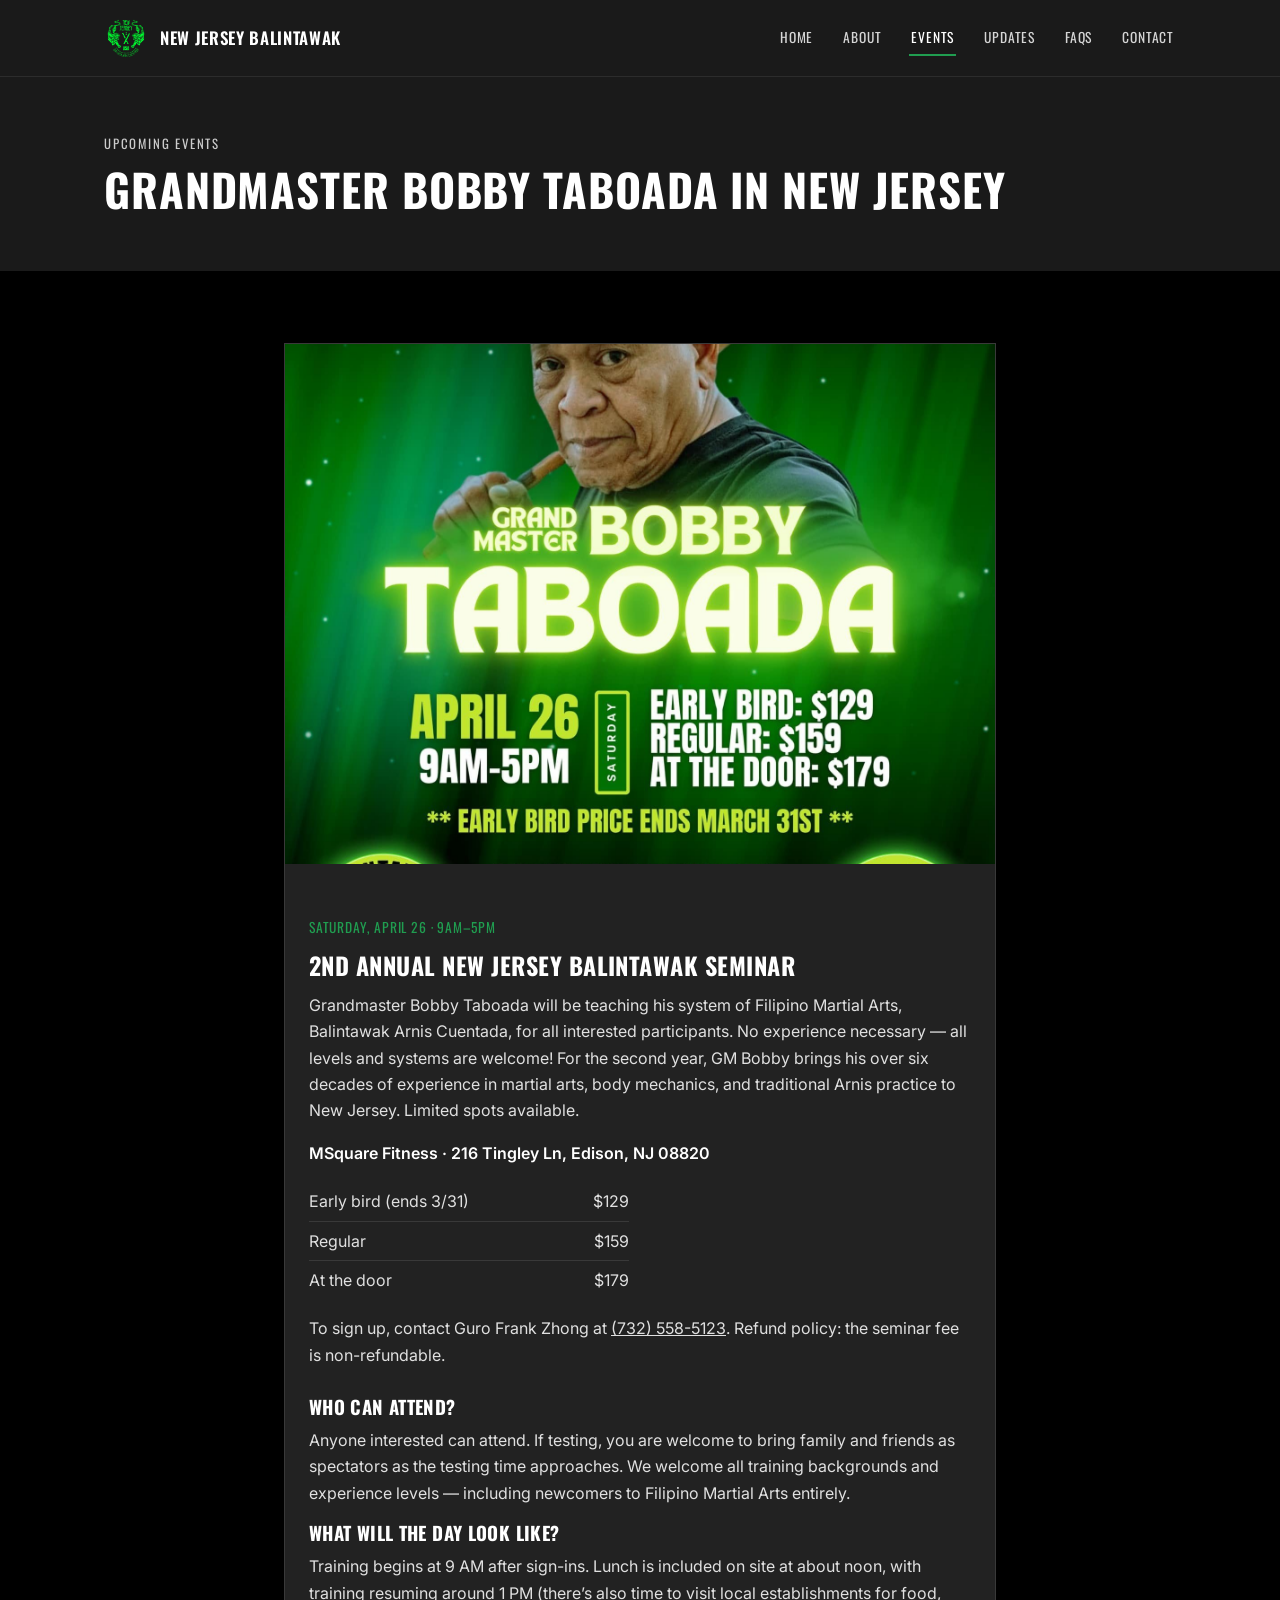
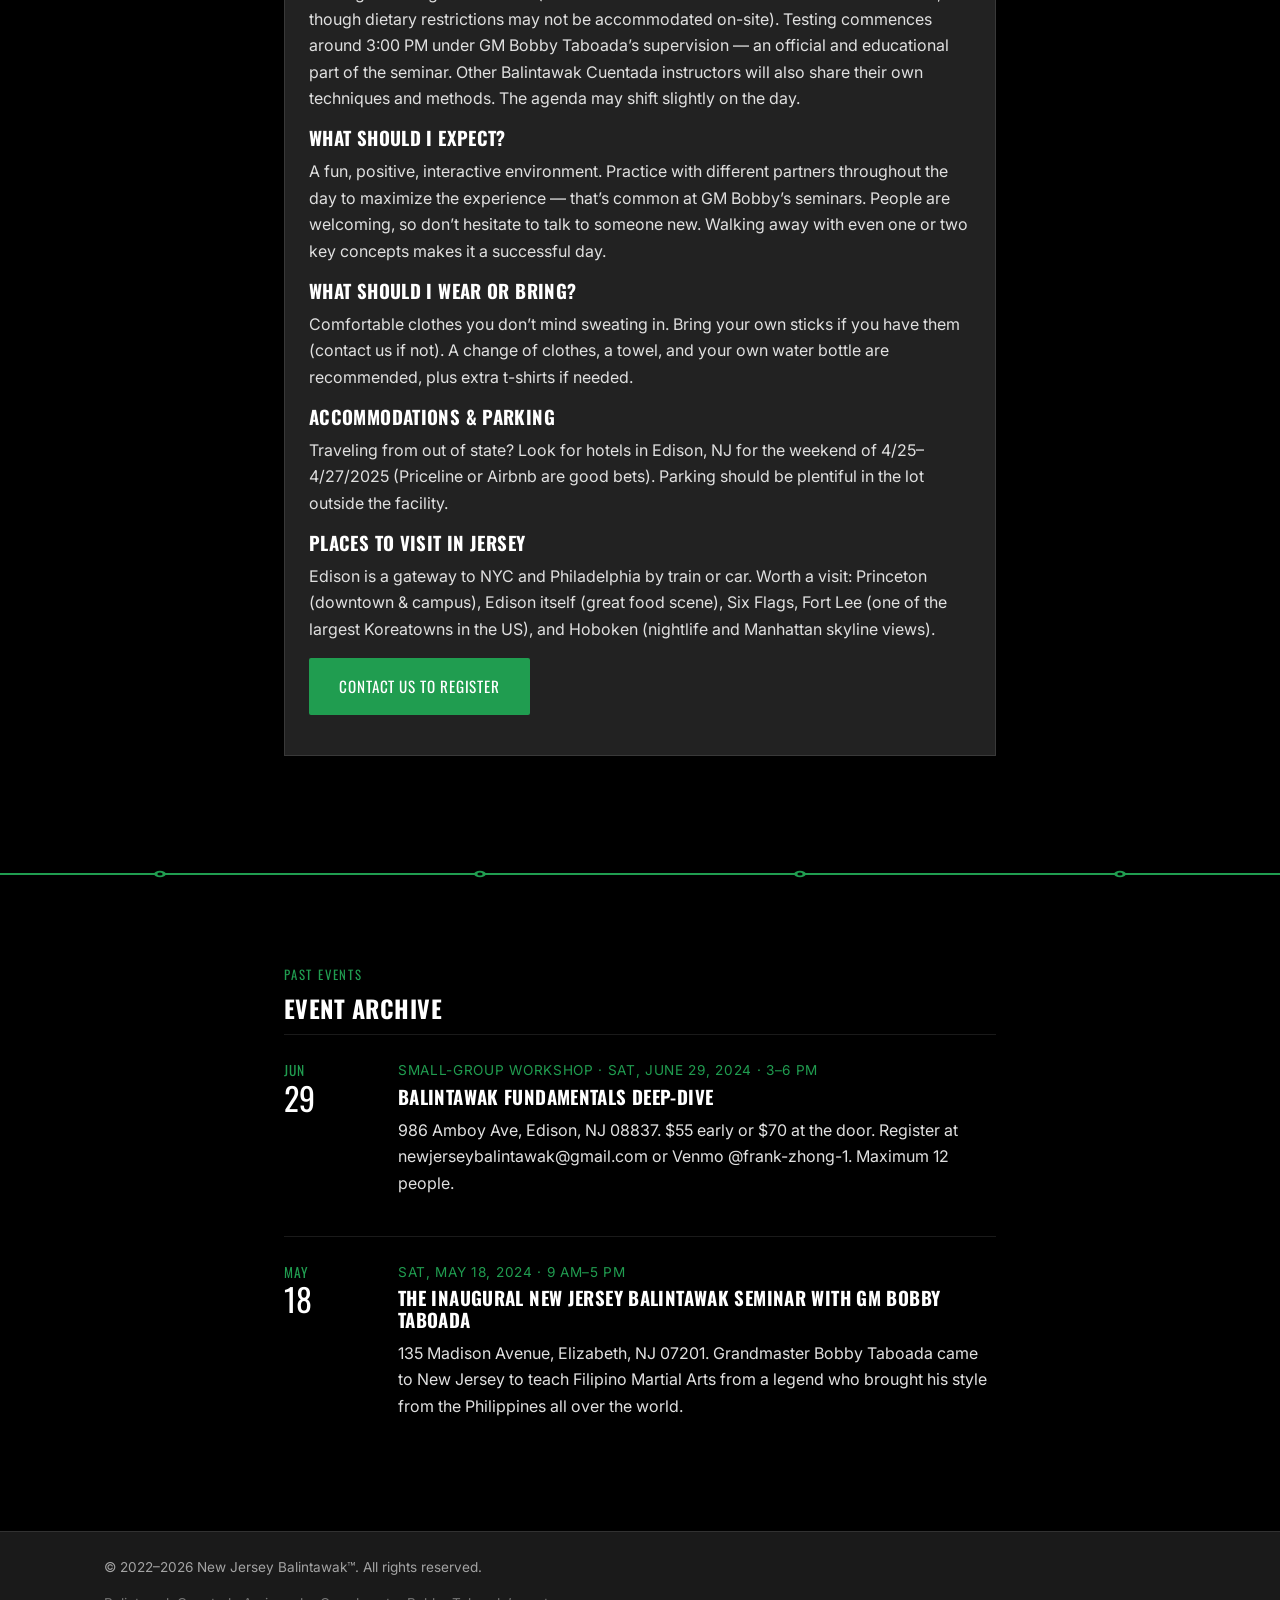
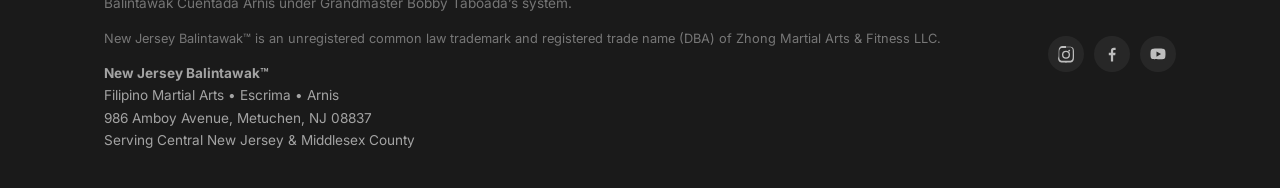
<file: events.html>
<!DOCTYPE html>
<html lang="en">
<head>
<meta charset="UTF-8">
<meta name="viewport" content="width=device-width, initial-scale=1.0">
<title>Events | New Jersey Balintawak</title>
<meta name="description" content="Upcoming and past New Jersey Balintawak seminars and workshops with Grandmaster Bobby Taboada.">
<link rel="icon" href="photos/logo.png">
<link rel="preconnect" href="https://fonts.googleapis.com">
<link rel="preconnect" href="https://fonts.gstatic.com" crossorigin>
<link href="https://fonts.googleapis.com/css2?family=Oswald:wght@500;600;700&family=Inter:wght@400;500;600&display=swap" rel="stylesheet">
<link rel="stylesheet" href="styles.css">
</head>
<body>
<a class="skip-link" href="#main">Skip to content</a>

<header class="site-header">
  <div class="wrap header-inner">
    <a class="brand" href="index.html">
      <img src="photos/logo.png" alt="New Jersey Balintawak logo">
      <span class="brand-name">New Jersey Balintawak</span>
    </a>
    <button class="nav-toggle" id="navToggle" aria-expanded="false" aria-controls="siteNav">
      <span></span><span></span><span></span><span class="sr-only">Menu</span>
    </button>
    <nav class="site-nav" id="siteNav">
      <a href="index.html">Home</a>
      <a href="about.html">About</a>
      <a href="events.html" aria-current="page">Events</a>
      <a href="updates.html">Updates</a>
      <a href="faqs.html">FAQs</a>
      <a href="contact.html">Contact</a>
    </nav>
  </div>
</header>

<main id="main">

  <section class="page-hero" style="background:#1A1A1A;">
    <div class="wrap"><p class="eyebrow">Upcoming Events</p><h1 style="color:#FFF;">Grandmaster Bobby Taboada in New Jersey</h1></div>
  </section>

  <section class="section" style="background:#000;">
    <div class="wrap section-narrow">
      <article class="event-card" style="grid-template-columns:1fr;">
        <img class="event-photo" src="photos/event-flyer.jpg" alt="2nd Annual New Jersey Balintawak Seminar flyer with Grandmaster Bobby Taboada, April 26" style="aspect-ratio:3/4;max-height:520px;">
        <div class="event-body" style="padding:24px;">
          <p class="event-date">Saturday, April 26 &middot; 9AM&ndash;5PM</p>
          <h2>2nd Annual New Jersey Balintawak Seminar</h2>
          <p>Grandmaster Bobby Taboada will be teaching his system of Filipino Martial Arts, Balintawak Arnis Cuentada, for all interested participants. No experience necessary &mdash; all levels and systems are welcome! For the second year, GM Bobby brings his over six decades of experience in martial arts, body mechanics, and traditional Arnis practice to New Jersey. Limited spots available.</p>
          <p class="event-location">MSquare Fitness &middot; 216 Tingley Ln, Edison, NJ 08820</p>

          <ul class="event-price-table">
            <li><span>Early bird (ends 3/31)</span><span>$129</span></li>
            <li><span>Regular</span><span>$159</span></li>
            <li><span>At the door</span><span>$179</span></li>
          </ul>
          <p>To sign up, contact Guro Frank Zhong at <a href="tel:+17325585123">(732) 558-5123</a>. Refund policy: the seminar fee is non-refundable.</p>

          <h3 style="margin-top:1.5em;">Who Can Attend?</h3>
          <p>Anyone interested can attend. If testing, you are welcome to bring family and friends as spectators as the testing time approaches. We welcome all training backgrounds and experience levels &mdash; including newcomers to Filipino Martial Arts entirely.</p>

          <h3>What Will the Day Look Like?</h3>
          <p>Training begins at 9 AM after sign-ins. Lunch is included on site at about noon, with training resuming around 1 PM (there&rsquo;s also time to visit local establishments for food, though dietary restrictions may not be accommodated on-site). Testing commences around 3:00 PM under GM Bobby Taboada&rsquo;s supervision &mdash; an official and educational part of the seminar. Other Balintawak Cuentada instructors will also share their own techniques and methods. The agenda may shift slightly on the day.</p>

          <h3>What Should I Expect?</h3>
          <p>A fun, positive, interactive environment. Practice with different partners throughout the day to maximize the experience &mdash; that&rsquo;s common at GM Bobby&rsquo;s seminars. People are welcoming, so don&rsquo;t hesitate to talk to someone new. Walking away with even one or two key concepts makes it a successful day.</p>

          <h3>What Should I Wear or Bring?</h3>
          <p>Comfortable clothes you don&rsquo;t mind sweating in. Bring your own sticks if you have them (contact us if not). A change of clothes, a towel, and your own water bottle are recommended, plus extra t-shirts if needed.</p>

          <h3>Accommodations &amp; Parking</h3>
          <p>Traveling from out of state? Look for hotels in Edison, NJ for the weekend of 4/25&ndash;4/27/2025 (Priceline or Airbnb are good bets). Parking should be plentiful in the lot outside the facility.</p>

          <h3>Places to Visit in Jersey</h3>
          <p>Edison is a gateway to NYC and Philadelphia by train or car. Worth a visit: Princeton (downtown &amp; campus), Edison itself (great food scene), Six Flags, Fort Lee (one of the largest Koreatowns in the US), and Hoboken (nightlife and Manhattan skyline views).</p>

          <p><a class="btn btn-primary" href="contact.html">Contact Us to Register</a></p>
        </div>
      </article>
    </div>
  </section>

  <div class="stick-divider" aria-hidden="true"><svg viewBox="0 0 1200 40" preserveAspectRatio="none"><line x1="0" y1="20" x2="1200" y2="20" class="stick-line"/><g class="stick-nodes"><circle cx="150" cy="20" r="4"/><circle cx="450" cy="20" r="4"/><circle cx="750" cy="20" r="4"/><circle cx="1050" cy="20" r="4"/></g></svg></div>

  <section class="section" style="background:#000;">
    <div class="wrap section-narrow">
      <p class="eyebrow">Past Events</p>
      <h2 style="color:#FFF;">Event Archive</h2>

      <div class="event-row">
        <div class="event-row-date"><span class="month">Jun</span><span class="day">29</span></div>
        <div>
          <p class="event-row-meta">Small-group workshop &middot; Sat, June 29, 2024 &middot; 3&ndash;6 PM</p>
          <h3>Balintawak Fundamentals Deep-dive</h3>
          <p>986 Amboy Ave, Edison, NJ 08837. $55 early or $70 at the door. Register at newjerseybalintawak@gmail.com or Venmo @frank-zhong-1. Maximum 12 people.</p>
        </div>
      </div>

      <div class="event-row">
        <div class="event-row-date"><span class="month">May</span><span class="day">18</span></div>
        <div>
          <p class="event-row-meta">Sat, May 18, 2024 &middot; 9 AM&ndash;5 PM</p>
          <h3>The Inaugural New Jersey Balintawak Seminar with GM Bobby Taboada</h3>
          <p>135 Madison Avenue, Elizabeth, NJ 07201. Grandmaster Bobby Taboada came to New Jersey to teach Filipino Martial Arts from a legend who brought his style from the Philippines all over the world.</p>
        </div>
      </div>
    </div>
  </section>

</main>

<footer class="site-footer">
  <div class="wrap footer-inner">
    <div class="footer-text">
      <p>&copy; 2022&ndash;<span id="year"></span> New Jersey Balintawak&trade;. All rights reserved.</p>
      <p class="footer-sub">Balintawak Cuentada Arnis under Grandmaster Bobby Taboada&rsquo;s system.</p>
      <p class="footer-legal">New Jersey Balintawak&trade; is an unregistered common law trademark and registered trade name (DBA) of Zhong Martial Arts &amp; Fitness LLC.</p>
      <p class="footer-address">
        <strong>New Jersey Balintawak&trade;</strong><br>
        Filipino Martial Arts &bull; Escrima &bull; Arnis<br>
        986 Amboy Avenue, Metuchen, NJ 08837<br>
        Serving Central New Jersey &amp; Middlesex County
      </p>
    </div>
    <div class="social-links">
      <a href="https://www.instagram.com/newjerseybalintawak/" target="_blank" rel="noopener" aria-label="Instagram">
        <svg viewBox="0 0 24 24" aria-hidden="true"><path d="M12 2.2c3.2 0 3.6 0 4.85.07 1.17.05 1.97.24 2.43.4a4.9 4.9 0 0 1 1.77 1.15 4.9 4.9 0 0 1 1.15 1.77c.16.46.35 1.26.4 2.43.06 1.25.07 1.65.07 4.85s0 3.6-.07 4.85c-.05 1.17-.24 1.97-.4 2.43a4.9 4.9 0 0 1-1.15 1.77 4.9 4.9 0 0 1-1.77 1.15c-.46.16-1.26.35-2.43.4-1.25.06-1.65.07-4.85.07s-3.6 0-4.85-.07c-1.17-.05-1.97-.24-2.43-.4a4.9 4.9 0 0 1-1.77-1.15 4.9 4.9 0 0 1-1.15-1.77c-.16-.46-.35-1.26-.4-2.43C2.2 15.6 2.2 15.2 2.2 12s0-3.6.07-4.85c.05-1.17.24-1.97.4-2.43a4.9 4.9 0 0 1 1.15-1.77A4.9 4.9 0 0 1 5.6 1.8c.46-.16 1.26-.35 2.43-.4C9.28 1.2 9.68 1.2 12 1.2Zm0 1.8c-3.15 0-3.52 0-4.76.07-1.02.04-1.57.21-1.94.35a3.1 3.1 0 0 0-1.15.75c-.36.35-.58.7-.75 1.15-.14.37-.31.92-.35 1.94C3 8.48 3 8.85 3 12s0 3.52.05 4.76c.04 1.02.21 1.57.35 1.94.17.44.39.8.75 1.15.35.36.7.58 1.15.75.37.14.92.31 1.94.35 1.24.06 1.6.07 4.76.07s3.52 0 4.76-.07c1.02-.04 1.57-.21 1.94-.35.44-.17.8-.39 1.15-.75.36-.35.58-.7.75-1.15.14-.37.31-.92.35-1.94.06-1.24.07-1.6.07-4.76s0-3.52-.07-4.76c-.04-1.02-.21-1.57-.35-1.94a3.1 3.1 0 0 0-.75-1.15 3.1 3.1 0 0 0-1.15-.75c-.37-.14-.92-.31-1.94-.35C15.52 3 15.15 3 12 3Zm0 3.65a5.35 5.35 0 1 1 0 10.7 5.35 5.35 0 0 1 0-10.7Zm0 1.8a3.55 3.55 0 1 0 0 7.1 3.55 3.55 0 0 0 0-7.1Zm5.55-1.98a1.25 1.25 0 1 1-2.5 0 1.25 1.25 0 0 1 2.5 0Z"/></svg>
      </a>
      <a href="https://www.facebook.com/NJBalintawak" target="_blank" rel="noopener" aria-label="Facebook">
        <svg viewBox="0 0 24 24" aria-hidden="true"><path d="M13.5 22v-8.4h2.8l.42-3.26H13.5V8.24c0-.94.26-1.59 1.6-1.59h1.72V3.74C16.5 3.7 15.55 3.6 14.44 3.6c-2.32 0-3.9 1.42-3.9 4V10.34H7.72v3.26h2.82V22h2.96Z"/></svg>
      </a>
      <a href="https://www.youtube.com/@newjerseybalintawak" target="_blank" rel="noopener" aria-label="YouTube">
        <svg viewBox="0 0 24 24" aria-hidden="true"><path d="M21.58 7.19a2.75 2.75 0 0 0-1.94-1.95C17.9 4.75 12 4.75 12 4.75s-5.9 0-7.64.49a2.75 2.75 0 0 0-1.94 1.95C2 8.94 2 12 2 12s0 3.06.42 4.81a2.75 2.75 0 0 0 1.94 1.95c1.74.49 7.64.49 7.64.49s5.9 0 7.64-.49a2.75 2.75 0 0 0 1.94-1.95C22 15.06 22 12 22 12s0-3.06-.42-4.81ZM9.98 15.5v-7l6.09 3.5-6.09 3.5Z"/></svg>
      </a>
    </div>
  </div>
</footer>
<script src="script.js"></script>
</body>
</html>
</file>
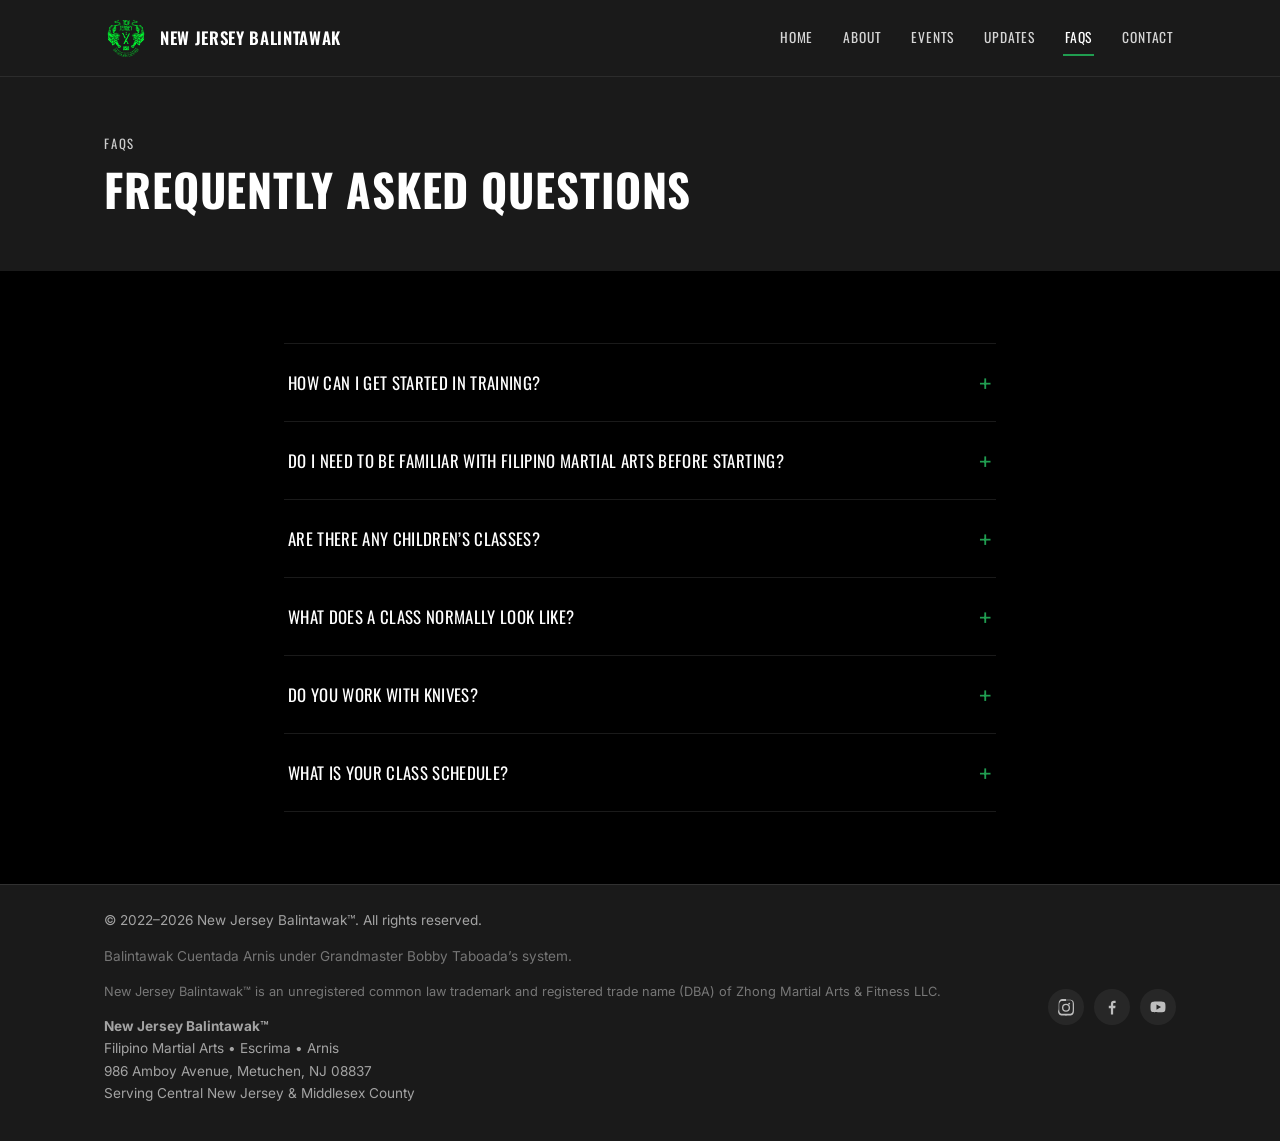
<file: faqs.html>
<!DOCTYPE html>
<html lang="en">
<head>
<meta charset="UTF-8">
<meta name="viewport" content="width=device-width, initial-scale=1.0">
<title>FAQs | New Jersey Balintawak</title>
<meta name="description" content="Frequently asked questions about training at New Jersey Balintawak.">
<link rel="icon" href="photos/logo.png">
<link rel="preconnect" href="https://fonts.googleapis.com">
<link rel="preconnect" href="https://fonts.gstatic.com" crossorigin>
<link href="https://fonts.googleapis.com/css2?family=Oswald:wght@500;600;700&family=Inter:wght@400;500;600&display=swap" rel="stylesheet">
<link rel="stylesheet" href="styles.css">
</head>
<body>
<a class="skip-link" href="#main">Skip to content</a>

<header class="site-header">
  <div class="wrap header-inner">
    <a class="brand" href="index.html">
      <img src="photos/logo.png" alt="New Jersey Balintawak logo">
      <span class="brand-name">New Jersey Balintawak</span>
    </a>
    <button class="nav-toggle" id="navToggle" aria-expanded="false" aria-controls="siteNav">
      <span></span><span></span><span></span><span class="sr-only">Menu</span>
    </button>
    <nav class="site-nav" id="siteNav">
      <a href="index.html">Home</a>
      <a href="about.html">About</a>
      <a href="events.html">Events</a>
      <a href="updates.html">Updates</a>
      <a href="faqs.html" aria-current="page">FAQs</a>
      <a href="contact.html">Contact</a>
    </nav>
  </div>
</header>

<main id="main">

  <section class="page-hero" style="background:#1A1A1A;">
    <div class="wrap"><p class="eyebrow">FAQs</p><h1 style="color:#FFF;">Frequently Asked Questions</h1></div>
  </section>

  <section class="section" style="background:#000;">
    <div class="wrap section-narrow">

      <details class="faq-item">
        <summary>How can I get started in training?</summary>
        <div class="faq-answer"><p>Anyone can begin training as long as they have an interest to learn the curriculum and methods that come with it. Balintawak Cuentada emphasizes conditioning, endurance, explosiveness, speed, control, and reaction. All members must fill out a waiver that includes PAR-Q questions before beginning. Consult your doctor if you have any concerns, as training can become strenuous.</p></div>
      </details>

      <details class="faq-item">
        <summary>Do I need to be familiar with Filipino Martial Arts before starting?</summary>
        <div class="faq-answer"><p>Not at all! Several of our long time practitioners had little to no martial arts experience beforehand, including two of our current Completion of the Art (COA) junior instructors. All we expect is the ability to listen and train diligently.</p></div>
      </details>

      <details class="faq-item">
        <summary>Are there any children&rsquo;s classes?</summary>
        <div class="faq-answer"><p>Currently our minimum acceptance age is 15 for group classes. A parent or guardian interested in private lessons for a child under 15 must be present at all times during the session. Contact the instructor for additional details.</p></div>
      </details>

      <details class="faq-item">
        <summary>What does a class normally look like?</summary>
        <div class="faq-answer"><p>Our fundamentals classes last one hour: we bow in, do mobility warmups, then exercises to strengthen and activate the muscle groups used during the heavier phase of training. Striking drills in the air, on heavy bags, and on hand-held pads are all included. We conclude with a cool down, including stationary postures and stretches.</p></div>
      </details>

      <details class="faq-item">
        <summary>Do you work with knives?</summary>
        <div class="faq-answer"><p>We focus primarily on the single rattan stick and empty hands, as emphasized by our Grandmaster Bobby Taboada. Elements of boxing and other non-armed striking techniques are incorporated as well, to improve body movement, athletic performance, and understanding of the art.</p></div>
      </details>

      <details class="faq-item">
        <summary>What is your class schedule?</summary>
        <div class="faq-answer"><p>Our group class is on Sundays, 10&ndash;11 AM, at our 986 Amboy Avenue location in Edison, New Jersey. Reach out to Guro Frank Zhong via our <a href="contact.html">contact page</a> at least 24 hours prior so we can accommodate you. If you&rsquo;d just like to observe, you can come at any time before class begins.</p></div>
      </details>

    </div>
  </section>

</main>

<footer class="site-footer">
  <div class="wrap footer-inner">
    <div class="footer-text">
      <p>&copy; 2022&ndash;<span id="year"></span> New Jersey Balintawak&trade;. All rights reserved.</p>
      <p class="footer-sub">Balintawak Cuentada Arnis under Grandmaster Bobby Taboada&rsquo;s system.</p>
      <p class="footer-legal">New Jersey Balintawak&trade; is an unregistered common law trademark and registered trade name (DBA) of Zhong Martial Arts &amp; Fitness LLC.</p>
      <p class="footer-address">
        <strong>New Jersey Balintawak&trade;</strong><br>
        Filipino Martial Arts &bull; Escrima &bull; Arnis<br>
        986 Amboy Avenue, Metuchen, NJ 08837<br>
        Serving Central New Jersey &amp; Middlesex County
      </p>
    </div>
    <div class="social-links">
      <a href="https://www.instagram.com/newjerseybalintawak/" target="_blank" rel="noopener" aria-label="Instagram">
        <svg viewBox="0 0 24 24" aria-hidden="true"><path d="M12 2.2c3.2 0 3.6 0 4.85.07 1.17.05 1.97.24 2.43.4a4.9 4.9 0 0 1 1.77 1.15 4.9 4.9 0 0 1 1.15 1.77c.16.46.35 1.26.4 2.43.06 1.25.07 1.65.07 4.85s0 3.6-.07 4.85c-.05 1.17-.24 1.97-.4 2.43a4.9 4.9 0 0 1-1.15 1.77 4.9 4.9 0 0 1-1.77 1.15c-.46.16-1.26.35-2.43.4-1.25.06-1.65.07-4.85.07s-3.6 0-4.85-.07c-1.17-.05-1.97-.24-2.43-.4a4.9 4.9 0 0 1-1.77-1.15 4.9 4.9 0 0 1-1.15-1.77c-.16-.46-.35-1.26-.4-2.43C2.2 15.6 2.2 15.2 2.2 12s0-3.6.07-4.85c.05-1.17.24-1.97.4-2.43a4.9 4.9 0 0 1 1.15-1.77A4.9 4.9 0 0 1 5.6 1.8c.46-.16 1.26-.35 2.43-.4C9.28 1.2 9.68 1.2 12 1.2Zm0 1.8c-3.15 0-3.52 0-4.76.07-1.02.04-1.57.21-1.94.35a3.1 3.1 0 0 0-1.15.75c-.36.35-.58.7-.75 1.15-.14.37-.31.92-.35 1.94C3 8.48 3 8.85 3 12s0 3.52.05 4.76c.04 1.02.21 1.57.35 1.94.17.44.39.8.75 1.15.35.36.7.58 1.15.75.37.14.92.31 1.94.35 1.24.06 1.6.07 4.76.07s3.52 0 4.76-.07c1.02-.04 1.57-.21 1.94-.35.44-.17.8-.39 1.15-.75.36-.35.58-.7.75-1.15.14-.37.31-.92.35-1.94.06-1.24.07-1.6.07-4.76s0-3.52-.07-4.76c-.04-1.02-.21-1.57-.35-1.94a3.1 3.1 0 0 0-.75-1.15 3.1 3.1 0 0 0-1.15-.75c-.37-.14-.92-.31-1.94-.35C15.52 3 15.15 3 12 3Zm0 3.65a5.35 5.35 0 1 1 0 10.7 5.35 5.35 0 0 1 0-10.7Zm0 1.8a3.55 3.55 0 1 0 0 7.1 3.55 3.55 0 0 0 0-7.1Zm5.55-1.98a1.25 1.25 0 1 1-2.5 0 1.25 1.25 0 0 1 2.5 0Z"/></svg>
      </a>
      <a href="https://www.facebook.com/NJBalintawak" target="_blank" rel="noopener" aria-label="Facebook">
        <svg viewBox="0 0 24 24" aria-hidden="true"><path d="M13.5 22v-8.4h2.8l.42-3.26H13.5V8.24c0-.94.26-1.59 1.6-1.59h1.72V3.74C16.5 3.7 15.55 3.6 14.44 3.6c-2.32 0-3.9 1.42-3.9 4V10.34H7.72v3.26h2.82V22h2.96Z"/></svg>
      </a>
      <a href="https://www.youtube.com/@newjerseybalintawak" target="_blank" rel="noopener" aria-label="YouTube">
        <svg viewBox="0 0 24 24" aria-hidden="true"><path d="M21.58 7.19a2.75 2.75 0 0 0-1.94-1.95C17.9 4.75 12 4.75 12 4.75s-5.9 0-7.64.49a2.75 2.75 0 0 0-1.94 1.95C2 8.94 2 12 2 12s0 3.06.42 4.81a2.75 2.75 0 0 0 1.94 1.95c1.74.49 7.64.49 7.64.49s5.9 0 7.64-.49a2.75 2.75 0 0 0 1.94-1.95C22 15.06 22 12 22 12s0-3.06-.42-4.81ZM9.98 15.5v-7l6.09 3.5-6.09 3.5Z"/></svg>
      </a>
    </div>
  </div>
</footer>
<script src="script.js"></script>
</body>
</html>
</file>
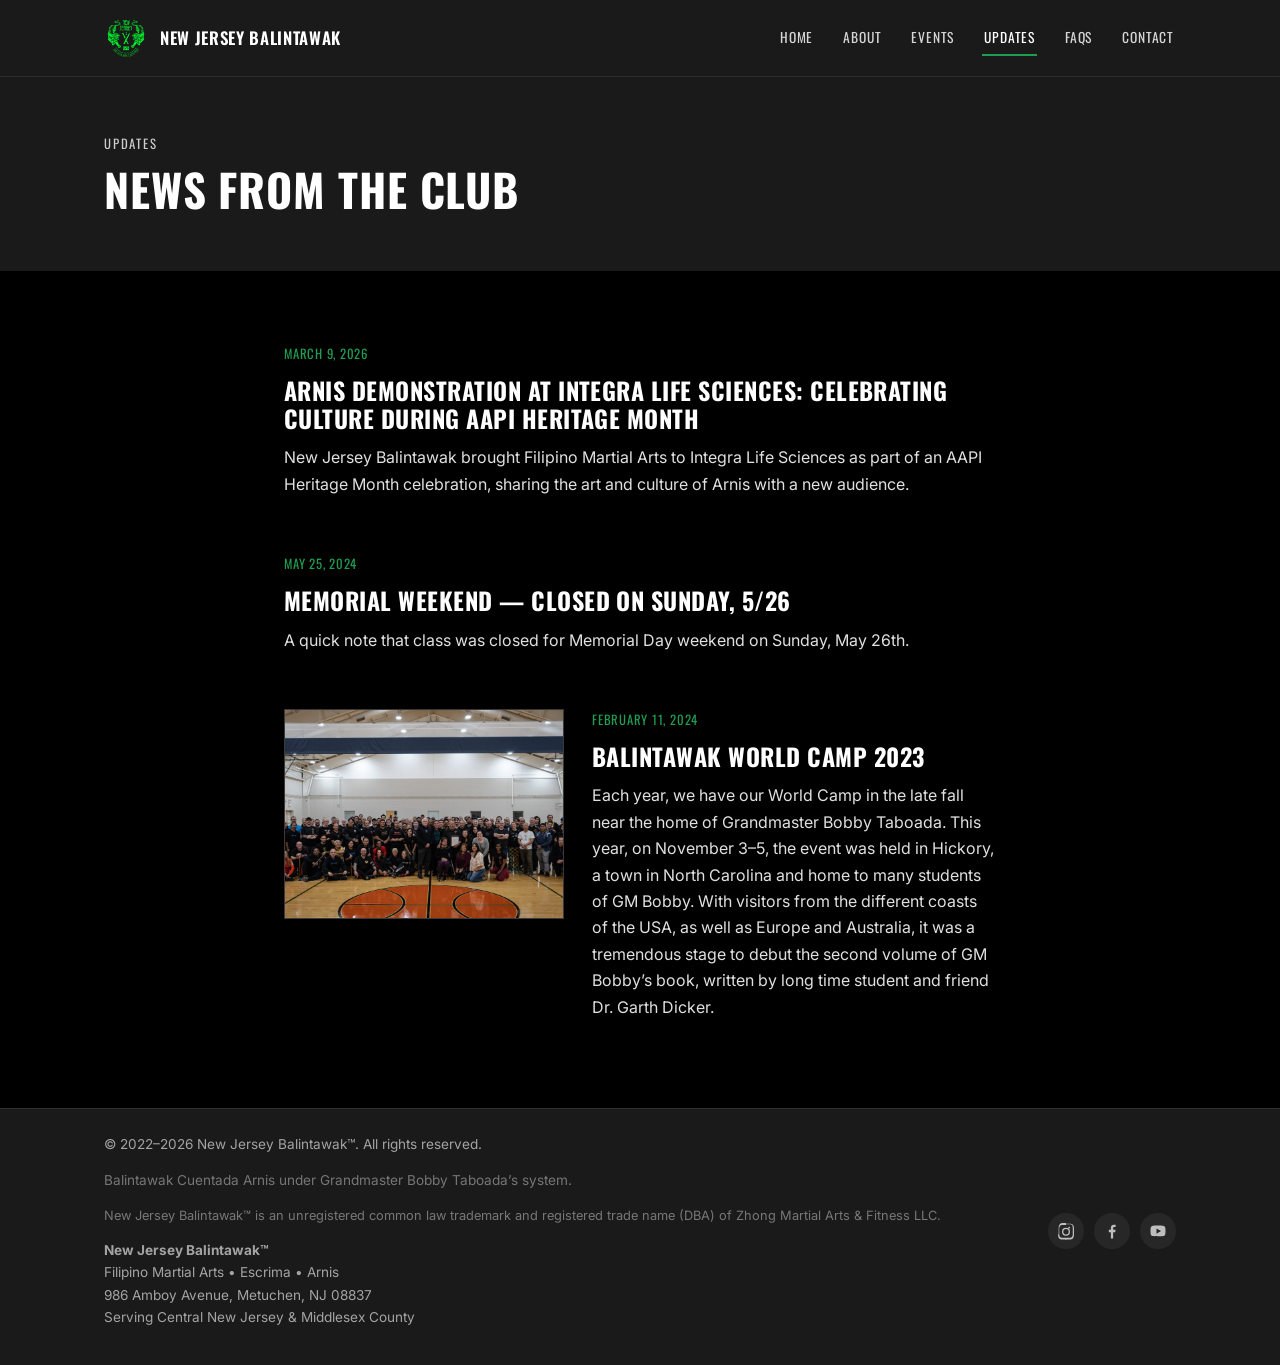
<file: updates.html>
<!DOCTYPE html>
<html lang="en">
<head>
<meta charset="UTF-8">
<meta name="viewport" content="width=device-width, initial-scale=1.0">
<title>Updates | New Jersey Balintawak</title>
<meta name="description" content="News and updates from New Jersey Balintawak.">
<link rel="icon" href="photos/logo.png">
<link rel="preconnect" href="https://fonts.googleapis.com">
<link rel="preconnect" href="https://fonts.gstatic.com" crossorigin>
<link href="https://fonts.googleapis.com/css2?family=Oswald:wght@500;600;700&family=Inter:wght@400;500;600&display=swap" rel="stylesheet">
<link rel="stylesheet" href="styles.css">
</head>
<body>
<a class="skip-link" href="#main">Skip to content</a>

<header class="site-header">
  <div class="wrap header-inner">
    <a class="brand" href="index.html">
      <img src="photos/logo.png" alt="New Jersey Balintawak logo">
      <span class="brand-name">New Jersey Balintawak</span>
    </a>
    <button class="nav-toggle" id="navToggle" aria-expanded="false" aria-controls="siteNav">
      <span></span><span></span><span></span><span class="sr-only">Menu</span>
    </button>
    <nav class="site-nav" id="siteNav">
      <a href="index.html">Home</a>
      <a href="about.html">About</a>
      <a href="events.html">Events</a>
      <a href="updates.html" aria-current="page">Updates</a>
      <a href="faqs.html">FAQs</a>
      <a href="contact.html">Contact</a>
    </nav>
  </div>
</header>

<main id="main">

  <section class="page-hero" style="background:#1A1A1A;">
    <div class="wrap"><p class="eyebrow">Updates</p><h1 style="color:#FFF;">News From the Club</h1></div>
  </section>

  <section class="section" style="background:#000;">
    <div class="wrap section-narrow post-list">

      <article class="post post-noimg">
        <div>
          <p class="post-date">March 9, 2026</p>
          <h2>Arnis Demonstration at Integra Life Sciences: Celebrating Culture During AAPI Heritage Month</h2>
          <p>New Jersey Balintawak brought Filipino Martial Arts to Integra Life Sciences as part of an AAPI Heritage Month celebration, sharing the art and culture of Arnis with a new audience.</p>
        </div>
      </article>

      <article class="post post-noimg">
        <div>
          <p class="post-date">May 25, 2024</p>
          <h2>Memorial Weekend &mdash; Closed on Sunday, 5/26</h2>
          <p>A quick note that class was closed for Memorial Day weekend on Sunday, May 26th.</p>
        </div>
      </article>

      <article class="post">
        <img class="post-photo" src="photos/world-camp-2023.jpg" alt="Balintawak practitioners gathered at World Camp 2023 in Hickory, North Carolina">
        <div>
          <p class="post-date">February 11, 2024</p>
          <h2>Balintawak World Camp 2023</h2>
          <p>Each year, we have our World Camp in the late fall near the home of Grandmaster Bobby Taboada. This year, on November 3&ndash;5, the event was held in Hickory, a town in North Carolina and home to many students of GM Bobby. With visitors from the different coasts of the USA, as well as Europe and Australia, it was a tremendous stage to debut the second volume of GM Bobby&rsquo;s book, written by long time student and friend Dr. Garth Dicker.</p>
        </div>
      </article>

    </div>
  </section>

</main>

<footer class="site-footer">
  <div class="wrap footer-inner">
    <div class="footer-text">
      <p>&copy; 2022&ndash;<span id="year"></span> New Jersey Balintawak&trade;. All rights reserved.</p>
      <p class="footer-sub">Balintawak Cuentada Arnis under Grandmaster Bobby Taboada&rsquo;s system.</p>
      <p class="footer-legal">New Jersey Balintawak&trade; is an unregistered common law trademark and registered trade name (DBA) of Zhong Martial Arts &amp; Fitness LLC.</p>
      <p class="footer-address">
        <strong>New Jersey Balintawak&trade;</strong><br>
        Filipino Martial Arts &bull; Escrima &bull; Arnis<br>
        986 Amboy Avenue, Metuchen, NJ 08837<br>
        Serving Central New Jersey &amp; Middlesex County
      </p>
    </div>
    <div class="social-links">
      <a href="https://www.instagram.com/newjerseybalintawak/" target="_blank" rel="noopener" aria-label="Instagram">
        <svg viewBox="0 0 24 24" aria-hidden="true"><path d="M12 2.2c3.2 0 3.6 0 4.85.07 1.17.05 1.97.24 2.43.4a4.9 4.9 0 0 1 1.77 1.15 4.9 4.9 0 0 1 1.15 1.77c.16.46.35 1.26.4 2.43.06 1.25.07 1.65.07 4.85s0 3.6-.07 4.85c-.05 1.17-.24 1.97-.4 2.43a4.9 4.9 0 0 1-1.15 1.77 4.9 4.9 0 0 1-1.77 1.15c-.46.16-1.26.35-2.43.4-1.25.06-1.65.07-4.85.07s-3.6 0-4.85-.07c-1.17-.05-1.97-.24-2.43-.4a4.9 4.9 0 0 1-1.77-1.15 4.9 4.9 0 0 1-1.15-1.77c-.16-.46-.35-1.26-.4-2.43C2.2 15.6 2.2 15.2 2.2 12s0-3.6.07-4.85c.05-1.17.24-1.97.4-2.43a4.9 4.9 0 0 1 1.15-1.77A4.9 4.9 0 0 1 5.6 1.8c.46-.16 1.26-.35 2.43-.4C9.28 1.2 9.68 1.2 12 1.2Zm0 1.8c-3.15 0-3.52 0-4.76.07-1.02.04-1.57.21-1.94.35a3.1 3.1 0 0 0-1.15.75c-.36.35-.58.7-.75 1.15-.14.37-.31.92-.35 1.94C3 8.48 3 8.85 3 12s0 3.52.05 4.76c.04 1.02.21 1.57.35 1.94.17.44.39.8.75 1.15.35.36.7.58 1.15.75.37.14.92.31 1.94.35 1.24.06 1.6.07 4.76.07s3.52 0 4.76-.07c1.02-.04 1.57-.21 1.94-.35.44-.17.8-.39 1.15-.75.36-.35.58-.7.75-1.15.14-.37.31-.92.35-1.94.06-1.24.07-1.6.07-4.76s0-3.52-.07-4.76c-.04-1.02-.21-1.57-.35-1.94a3.1 3.1 0 0 0-.75-1.15 3.1 3.1 0 0 0-1.15-.75c-.37-.14-.92-.31-1.94-.35C15.52 3 15.15 3 12 3Zm0 3.65a5.35 5.35 0 1 1 0 10.7 5.35 5.35 0 0 1 0-10.7Zm0 1.8a3.55 3.55 0 1 0 0 7.1 3.55 3.55 0 0 0 0-7.1Zm5.55-1.98a1.25 1.25 0 1 1-2.5 0 1.25 1.25 0 0 1 2.5 0Z"/></svg>
      </a>
      <a href="https://www.facebook.com/NJBalintawak" target="_blank" rel="noopener" aria-label="Facebook">
        <svg viewBox="0 0 24 24" aria-hidden="true"><path d="M13.5 22v-8.4h2.8l.42-3.26H13.5V8.24c0-.94.26-1.59 1.6-1.59h1.72V3.74C16.5 3.7 15.55 3.6 14.44 3.6c-2.32 0-3.9 1.42-3.9 4V10.34H7.72v3.26h2.82V22h2.96Z"/></svg>
      </a>
      <a href="https://www.youtube.com/@newjerseybalintawak" target="_blank" rel="noopener" aria-label="YouTube">
        <svg viewBox="0 0 24 24" aria-hidden="true"><path d="M21.58 7.19a2.75 2.75 0 0 0-1.94-1.95C17.9 4.75 12 4.75 12 4.75s-5.9 0-7.64.49a2.75 2.75 0 0 0-1.94 1.95C2 8.94 2 12 2 12s0 3.06.42 4.81a2.75 2.75 0 0 0 1.94 1.95c1.74.49 7.64.49 7.64.49s5.9 0 7.64-.49a2.75 2.75 0 0 0 1.94-1.95C22 15.06 22 12 22 12s0-3.06-.42-4.81ZM9.98 15.5v-7l6.09 3.5-6.09 3.5Z"/></svg>
      </a>
    </div>
  </div>
</footer>
<script src="script.js"></script>
</body>
</html>
</file>
<file: styles.css>
/* ============================================
   New Jersey Balintawak — tokens
   ============================================ */
:root {
  --ink: #1A1A1A;
  --ink-soft: #E0E0E0;
  --paper: #000000;
  --paper-dim: #222222;
  --brand: #209D50;
  --brand-dark: #15703A;
  --accent: #FFFFFF;
  --accent-dim: #CCCCCC;
  --line: rgba(255,255,255,0.1);

  --font-head: "Oswald", "Arial Narrow", sans-serif;
  --font-body: "Inter", system-ui, -apple-system, sans-serif;

  --max: 1120px;
}

*, *::before, *::after { box-sizing: border-box; }
html { scroll-behavior: smooth; }
body {
  margin: 0;
  font-family: var(--font-body);
  color: var(--ink-soft);
  background: var(--paper);
  line-height: 1.65;
  -webkit-font-smoothing: antialiased;
}
img { max-width: 100%; display: block; }
a { color: inherit; }
h1, h2, h3 {
  font-family: var(--font-head);
  color: var(--accent);
  text-transform: uppercase;
  letter-spacing: 0.02em;
  line-height: 1.15;
  margin: 0 0 0.5em;
}
p { margin: 0 0 1em; }
ul { margin: 0; padding: 0; list-style: none; }

.wrap { max-width: var(--max); margin: 0 auto; padding: 0 24px; }

.sr-only {
  position: absolute; width: 1px; height: 1px;
  overflow: hidden; clip: rect(0 0 0 0); white-space: nowrap;
}
.skip-link {
  position: absolute; left: -999px; top: 0;
  background: var(--brand); color: #fff; padding: 12px 20px; z-index: 100;
}
.skip-link:focus { left: 0; }
:focus-visible { outline: 3px solid var(--brand); outline-offset: 2px; }

.eyebrow {
  font-family: var(--font-head);
  text-transform: uppercase;
  letter-spacing: 0.14em;
  font-size: 0.8rem;
  color: var(--brand);
  margin: 0 0 0.75em;
}

/* Buttons */
.btn {
  display: inline-block;
  font-family: var(--font-head);
  text-transform: uppercase;
  letter-spacing: 0.06em;
  font-size: 0.95rem;
  padding: 14px 28px;
  border-radius: 2px;
  text-decoration: none;
  border: 2px solid transparent;
  transition: background-color 0.15s ease, color 0.15s ease, border-color 0.15s ease;
  cursor: pointer;
}
.btn-primary { background: var(--brand); color: #fff; border-color: var(--brand); }
.btn-primary:hover { background: var(--brand-dark); border-color: var(--brand-dark); }
.btn-ghost { background: transparent; color: #fff; border-color: rgba(255,255,255,0.5); }
.btn-ghost:hover { border-color: #fff; }

/* Header / nav */
.site-header {
  background: var(--ink);
  position: sticky; top: 0; z-index: 50;
  border-bottom: 1px solid rgba(255,255,255,0.08);
}
.header-inner { display: flex; align-items: center; justify-content: space-between; height: 76px; }
.brand { display: flex; align-items: center; gap: 12px; color: #fff; text-decoration: none; }
.brand img { height: 44px; width: 44px; object-fit: contain; }
.brand-name {
  font-family: var(--font-head); text-transform: uppercase;
  letter-spacing: 0.04em; font-size: 1.05rem; font-weight: 600;
}
.site-nav { display: flex; gap: 26px; }
.site-nav a {
  color: rgba(255,255,255,0.82); text-decoration: none;
  font-family: var(--font-head); text-transform: uppercase;
  font-size: 0.85rem; letter-spacing: 0.06em;
  padding: 6px 2px; border-bottom: 2px solid transparent;
  transition: color 0.15s ease, border-color 0.15s ease;
}
.site-nav a:hover, .site-nav a[aria-current="page"] { color: #fff; border-color: var(--brand); }

.nav-toggle {
  display: none; flex-direction: column; justify-content: center; gap: 5px;
  width: 40px; height: 40px; background: none; border: none; cursor: pointer;
}
.nav-toggle span { display: block; height: 2px; background: #fff; border-radius: 1px; }

/* Page hero (interior pages) */
.page-hero { background: var(--ink); color: #fff; padding: 56px 0; }
.page-hero .eyebrow { color: var(--accent-dim); }
.page-hero h1 { color: #fff; font-size: clamp(2rem, 5vw, 2.8rem); margin: 0; }

/* Home hero */
.hero { background: var(--ink); color: #fff; padding: 90px 0 76px; }
.hero-inner { max-width: 720px; }
.hero h1 { color: #fff; font-size: clamp(2.4rem, 6vw, 3.6rem); margin-bottom: 0.4em; }
.hero-lede { color: rgba(255,255,255,0.78); font-size: 1.1rem; max-width: 46ch; }
.hero-actions { display: flex; flex-wrap: wrap; gap: 14px; margin-top: 1.5em; }

/* Stick divider */
.stick-divider { background: var(--paper); padding: 6px 0; line-height: 0; }
.stick-divider svg { width: 100%; height: 24px; display: block; }
.stick-line { stroke: var(--brand); stroke-width: 3; stroke-linecap: round; }
.stick-nodes circle { fill: var(--paper); stroke: var(--brand); stroke-width: 3; }

/* Sections */
.section { padding: 72px 0; }
.section-narrow { max-width: 760px; }

/* Lineage / people */
.lineage-grid { display: flex; flex-direction: column; gap: 64px; }
.lineage-card { display: grid; grid-template-columns: 1fr 1fr; gap: 48px; align-items: center; }
.lineage-card .portrait {
  width: 100%; aspect-ratio: 4 / 3; object-fit: cover;
  background: var(--paper-dim); border: 2px solid var(--brand); margin-bottom: 0;
}
.lineage-card--full { grid-template-columns: 1fr; }
.lineage-card--full .portrait { aspect-ratio: 16 / 9; margin-bottom: 24px; }
.lineage-content p:last-child { margin-bottom: 0; }
.lineage-role {
  font-family: var(--font-head); text-transform: uppercase;
  letter-spacing: 0.04em; color: var(--brand); font-size: 0.85rem; margin-top: -0.6em;
}

/* Quote */
blockquote { border-left: 4px solid var(--brand); margin: 1.6em 0; padding: 0.2em 0 0.2em 1.2em; }
blockquote p { font-family: var(--font-head); text-transform: none; font-size: 1.3rem; color: var(--accent); margin: 0; }

/* Curriculum */
.level-grid { display: grid; grid-template-columns: repeat(3, 1fr); gap: 24px; margin-top: 32px; }
.level-card { background: var(--paper-dim); border: 1px solid var(--line); padding: 28px 24px; position: relative; }
.level-num { display: block; font-family: var(--font-head); font-size: 2.4rem; font-weight: 700; color: var(--brand); line-height: 1; margin-bottom: 14px; }
.level-card li { padding: 6px 0; border-top: 1px solid var(--line); font-size: 0.95rem; }
.level-card li:first-child { border-top: none; }

/* Training */
.training-grid { display: grid; grid-template-columns: repeat(3, 1fr); gap: 28px; margin-top: 24px; }
.training-card { border-top: 3px solid var(--brand); padding-top: 18px; }

/* Event card */
.event-card { display: grid; grid-template-columns: 300px 1fr; gap: 28px; background: var(--paper-dim); border: 1px solid var(--line); margin-bottom: 28px; }
.event-photo { width: 100%; height: 100%; min-height: 200px; object-fit: cover; background: var(--paper-dim); }
.event-body { padding: 24px 24px 24px 0; }
.event-date { font-family: var(--font-head); color: var(--brand); text-transform: uppercase; letter-spacing: 0.06em; font-size: 0.85rem; }
.event-location, .event-meta-strong { font-weight: 600; color: var(--accent); }
.event-price-table { margin: 1em 0; padding: 0; }
.event-price-table li { display: flex; justify-content: space-between; max-width: 320px; padding: 6px 0; border-top: 1px solid var(--line); }
.event-price-table li:first-child { border-top: none; }

/* Simple calendar-style event row (Events page past listings) */
.event-row { display: grid; grid-template-columns: 90px 1fr; gap: 24px; padding: 24px 0; border-top: 1px solid var(--line); }
.event-row:first-child { border-top: none; }
.event-row-date { font-family: var(--font-head); }
.event-row-date .month { display: block; text-transform: uppercase; color: var(--brand); font-size: 0.85rem; letter-spacing: 0.08em; }
.event-row-date .day { display: block; font-size: 2rem; color: var(--accent); line-height: 1; }
.event-row-meta { color: var(--brand); font-size: 0.85rem; text-transform: uppercase; letter-spacing: 0.05em; margin-bottom: 0.3em; }

/* FAQ accordion */
.faq-item { border-top: 1px solid var(--line); }
.faq-item:last-child { border-bottom: 1px solid var(--line); }
.faq-item summary {
  cursor: pointer; padding: 20px 4px; font-family: var(--font-head);
  text-transform: uppercase; letter-spacing: 0.02em; font-size: 1.05rem;
  color: var(--accent); list-style: none; display: flex; justify-content: space-between; align-items: center; gap: 16px;
}
.faq-item summary::-webkit-details-marker { display: none; }
.faq-item summary::after {
  content: "+"; font-size: 1.4rem; color: var(--brand); flex: none; font-family: var(--font-body);
}
.faq-item[open] summary::after { content: "\2212"; }
.faq-item .faq-answer { padding: 0 4px 22px; max-width: 68ch; }

/* Updates / posts */
.post-list { display: flex; flex-direction: column; gap: 40px; }
.post { display: grid; grid-template-columns: 280px 1fr; gap: 28px; }
.post-photo { width: 100%; aspect-ratio: 4/3; object-fit: cover; background: var(--paper-dim); border: 1px solid var(--line); }
.post-date { font-family: var(--font-head); color: var(--brand); text-transform: uppercase; letter-spacing: 0.06em; font-size: 0.8rem; }
.post h2 { margin-top: 0.3em; color: var(--accent); }
.post-noimg { grid-template-columns: 1fr; }

/* Contact */
.contact-page { background: var(--ink); color: #fff; }
.contact-page .eyebrow { color: var(--accent-dim); }
.contact-page h1, .contact-page h2 { color: #fff; }
.contact-grid { display: grid; grid-template-columns: 1fr 1fr; gap: 48px; margin-top: 24px; }
.contact-block p { color: rgba(255,255,255,0.8); }
.contact-block a { color: #fff; text-decoration: underline; text-decoration-color: var(--brand); }

.form-field { margin-bottom: 18px; }
.form-field label { display: block; font-size: 0.85rem; color: rgba(255,255,255,0.7); margin-bottom: 6px; }
.form-field .hint { color: rgba(255,255,255,0.45); font-size: 0.78rem; }
.form-row { display: grid; grid-template-columns: 1fr 1fr; gap: 16px; }
.form-field input, .form-field textarea {
  width: 100%; background: rgba(255,255,255,0.06); border: 1px solid rgba(255,255,255,0.25);
  color: #fff; padding: 12px 14px; font-family: var(--font-body); font-size: 0.95rem; border-radius: 2px;
}
.form-field textarea { min-height: 120px; resize: vertical; }
.form-note { font-size: 0.8rem; color: rgba(255,255,255,0.45); margin-top: 8px; }

/* Footer */
.site-footer { background: var(--ink); border-top: 1px solid rgba(255,255,255,0.1); color: rgba(255,255,255,0.6); padding: 24px 0 36px; font-size: 0.85rem; }
.footer-inner { display: flex; flex-wrap: wrap; gap: 16px 20px; justify-content: space-between; align-items: center; }
.footer-text p:last-child { margin-bottom: 0; }
.social-links { display: flex; gap: 10px; flex: none; }
.social-links a {
  color: rgba(255,255,255,0.7); display: inline-flex; align-items: center; justify-content: center;
  width: 36px; height: 36px; border-radius: 50%; background: rgba(255,255,255,0.06);
  transition: background-color 0.15s ease, color 0.15s ease;
}
.social-links a:hover { background: var(--brand); color: #fff; }
.social-links svg { width: 18px; height: 18px; fill: currentColor; }
.footer-sub { color: rgba(255,255,255,0.4); }
.footer-legal { font-size: 0.8rem; color: #777777; margin-top: 0.5rem; }

/* Responsive */
@media (max-width: 860px) {
  .lineage-grid { gap: 40px; }
  .lineage-card { grid-template-columns: 1fr; gap: 20px; }
  .level-grid { grid-template-columns: 1fr 1fr; }
  .training-grid { grid-template-columns: 1fr; gap: 22px; }
  .event-card { grid-template-columns: 1fr; }
  .event-photo { aspect-ratio: 16/9; min-height: 0; }
  .event-body { padding: 0 20px 20px; }
  .contact-grid { grid-template-columns: 1fr; gap: 28px; }
  .post { grid-template-columns: 1fr; }
}
@media (max-width: 640px) {
  .nav-toggle { display: flex; }
  .site-nav {
    position: absolute; top: 76px; left: 0; right: 0; background: var(--ink);
    flex-direction: column; gap: 0; max-height: 0; overflow: hidden; transition: max-height 0.2s ease;
  }
  .site-nav.is-open { max-height: 420px; }
  .site-nav a { padding: 16px 24px; border-bottom: 1px solid rgba(255,255,255,0.08); border-left: 2px solid transparent; }
  .site-nav a:hover { border-left-color: var(--brand); border-bottom-color: rgba(255,255,255,0.08); }
  .hero { padding: 64px 0 52px; }
  .page-hero { padding: 44px 0; }
  .section { padding: 52px 0; }
  .level-grid { grid-template-columns: 1fr; }
  .form-row { grid-template-columns: 1fr; }
  .event-row { grid-template-columns: 60px 1fr; }
}
</file>
